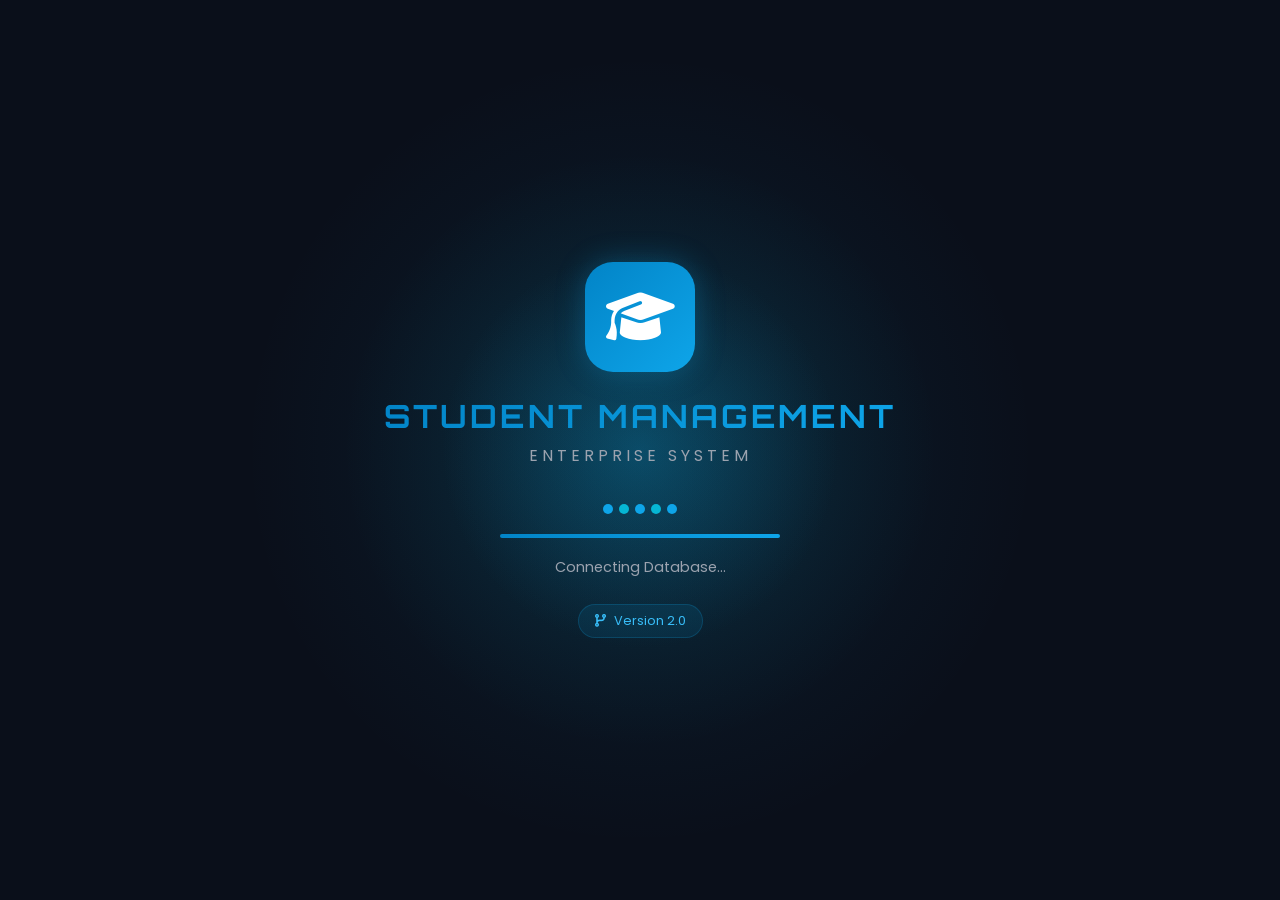
<file: index.html>
<!DOCTYPE html>
<html lang="en">
<head>
    <meta charset="UTF-8">
    <meta name="viewport" content="width=device-width, initial-scale=1.0">
    <title>Student Management System</title>
    <link href="https://cdn.jsdelivr.net/npm/bootstrap@5.3.0/dist/css/bootstrap.min.css" rel="stylesheet">
    <link rel="stylesheet" href="https://cdnjs.cloudflare.com/ajax/libs/font-awesome/6.4.0/css/all.min.css">
    <link href="https://fonts.googleapis.com/css2?family=Poppins:wght@300;400;500;600;700;800&display=swap" rel="stylesheet">
    <link href="https://fonts.googleapis.com/css2?family=Orbitron:wght@400;500;600;700;800&display=swap" rel="stylesheet">
    <link rel="stylesheet" href="css/style.css">
</head>
<body>
    <!-- SPLASH -->
    <div class="splash-screen" id="splashScreen">
        <div class="splash-bg">
            <div class="splash-circle"></div>
            <div class="splash-circle"></div>
            <div class="splash-circle"></div>
        </div>
        <div class="splash-content">
            <div class="splash-logo-icon">
                <i class="fas fa-graduation-cap"></i>
            </div>
            <h1 class="splash-title">Student Management</h1>
            <p class="splash-subtitle">Enterprise System</p>
            <div class="splash-loader">
                <div class="splash-loader-dot"></div>
                <div class="splash-loader-dot"></div>
                <div class="splash-loader-dot"></div>
                <div class="splash-loader-dot"></div>
                <div class="splash-loader-dot"></div>
            </div>
            <div class="splash-progress">
                <div class="splash-progress-bar"></div>
            </div>
            <p class="splash-text" id="splashText">Initializing...</p>
            <div class="splash-version">
                <i class="fas fa-code-branch"></i>
                <span>Version 2.0</span>
            </div>
        </div>
    </div>

    <!-- PARTICLES -->
    <div class="particles">
        <div class="particle"></div>
        <div class="particle"></div>
        <div class="particle"></div>
        <div class="particle"></div>
        <div class="particle"></div>
        <div class="particle"></div>
        <div class="particle"></div>
        <div class="particle"></div>
        <div class="particle"></div>
        <div class="particle"></div>
    </div>

    <!-- NAVBAR -->
    <nav class="navbar navbar-expand-lg navbar-dark">
        <div class="container-fluid">
            <a class="navbar-brand" href="index.html">
                <i class="fas fa-graduation-cap"></i>
                <span>Student Management System</span>
            </a>
            <button class="navbar-toggler" type="button" data-bs-toggle="collapse" data-bs-target="#navbarNav">
                <span class="navbar-toggler-icon"></span>
            </button>
            <div class="collapse navbar-collapse" id="navbarNav">
                <ul class="navbar-nav ms-auto">
                    <li class="nav-item"><a class="nav-link active" href="index.html"><i class="fas fa-home me-1"></i>Dashboard</a></li>
                    <li class="nav-item"><a class="nav-link" href="students.html"><i class="fas fa-user-graduate me-1"></i>Students</a></li>
                    <li class="nav-item"><a class="nav-link" href="courses.html"><i class="fas fa-book me-1"></i>Courses</a></li>
                    <li class="nav-item"><a class="nav-link" href="enrollments.html"><i class="fas fa-clipboard-list me-1"></i>Enrollments</a></li>
                </ul>
            </div>
        </div>
    </nav>

    <!-- MAIN -->
    <div class="container-fluid py-4 px-4" id="mainContent" style="display: none;">
        
        <!-- Banner -->
        <div class="row mb-4">
            <div class="col-12">
                <div class="welcome-banner card animate-card">
                    <div class="card-body p-4">
                        <div class="row align-items-center">
                            <div class="col-md-8">
                                <h2><i class="fas fa-tachometer-alt me-2"></i>Dashboard Overview</h2>
                                <p class="mb-0"><i class="fas fa-chart-line me-1"></i>Real-time monitoring of your system</p>
                            </div>
                            <div class="col-md-4 text-md-end mt-3 mt-md-0">
                                <span class="badge px-3 py-2"><i class="fas fa-calendar-alt me-1"></i><span id="currentDate"></span></span>
                            </div>
                        </div>
                    </div>
                </div>
            </div>
        </div>

        <!-- Stats -->
        <div class="row g-4 mb-4">
            <div class="col-xl-3 col-md-6">
                <div class="stat-card card h-100 animate-card" style="animation-delay:0.1s">
                    <div class="card-body">
                        <div class="d-flex justify-content-between align-items-center">
                            <div>
                                <p>Total Students</p>
                                <h3 id="totalStudents">0</h3>
                                <small id="activeStudentsText"><i class="fas fa-check-circle me-1 text-success"></i>0 Active</small>
                            </div>
                            <div class="stat-icon bg-primary"><i class="fas fa-user-graduate"></i></div>
                        </div>
                    </div>
                    <div class="card-footer"><a href="students.html">View All <i class="fas fa-arrow-right ms-1"></i></a></div>
                </div>
            </div>
            <div class="col-xl-3 col-md-6">
                <div class="stat-card card h-100 animate-card" style="animation-delay:0.2s">
                    <div class="card-body">
                        <div class="d-flex justify-content-between align-items-center">
                            <div>
                                <p>Total Courses</p>
                                <h3 id="totalCourses">0</h3>
                                <small id="totalCreditsText"><i class="fas fa-book me-1 text-info"></i>0 Credits</small>
                            </div>
                            <div class="stat-icon bg-success"><i class="fas fa-book-open"></i></div>
                        </div>
                    </div>
                    <div class="card-footer"><a href="courses.html">View All <i class="fas fa-arrow-right ms-1"></i></a></div>
                </div>
            </div>
            <div class="col-xl-3 col-md-6">
                <div class="stat-card card h-100 animate-card" style="animation-delay:0.3s">
                    <div class="card-body">
                        <div class="d-flex justify-content-between align-items-center">
                            <div>
                                <p>Enrollments</p>
                                <h3 id="totalEnrollments">0</h3>
                                <small id="enrolledText"><i class="fas fa-users me-1 text-warning"></i>This Semester</small>
                            </div>
                            <div class="stat-icon bg-warning"><i class="fas fa-clipboard-list"></i></div>
                        </div>
                    </div>
                    <div class="card-footer"><a href="enrollments.html">View All <i class="fas fa-arrow-right ms-1"></i></a></div>
                </div>
            </div>
            <div class="col-xl-3 col-md-6">
                <div class="stat-card card h-100 animate-card" style="animation-delay:0.4s">
                    <div class="card-body">
                        <div class="d-flex justify-content-between align-items-center">
                            <div>
                                <p>Graded</p>
                                <h3 id="gradedEnrollments">0</h3>
                                <small id="pendingGradeText"><i class="fas fa-clock me-1 text-danger"></i>0 Pending</small>
                            </div>
                            <div class="stat-icon bg-danger"><i class="fas fa-star"></i></div>
                        </div>
                    </div>
                    <div class="card-footer"><a href="enrollments.html">View Grades <i class="fas fa-arrow-right ms-1"></i></a></div>
                </div>
            </div>
        </div>

        <!-- Tables -->
        <div class="row g-4 mb-4">
            <div class="col-lg-6">
                <div class="card h-100 animate-card" style="animation-delay:0.5s">
                    <div class="card-header d-flex justify-content-between align-items-center">
                        <h5><i class="fas fa-users me-2 text-primary"></i>Recent Students</h5>
                        <span class="badge bg-primary" id="studentCount">0</span>
                    </div>
                    <div class="card-body p-0">
                        <div class="table-responsive">
                            <table class="table mb-0">
                                <thead><tr><th>Roll No</th><th>Name</th><th>Email</th><th>Status</th></tr></thead>
                                <tbody id="recentStudentsTable">
                                    <tr><td colspan="4" class="text-center py-4"><i class="fas fa-spinner fa-spin me-2"></i>Loading...</td></tr>
                                </tbody>
                            </table>
                        </div>
                    </div>
                    <div class="card-footer text-center">
                        <a href="students.html" class="btn btn-outline-primary btn-sm w-100"><i class="fas fa-users me-1"></i>View All Students</a>
                    </div>
                </div>
            </div>
            <div class="col-lg-6">
                <div class="card h-100 animate-card" style="animation-delay:0.6s">
                    <div class="card-header d-flex justify-content-between align-items-center">
                        <h5><i class="fas fa-book me-2 text-success"></i>Active Courses</h5>
                        <span class="badge bg-success" id="courseCount">0</span>
                    </div>
                    <div class="card-body p-0">
                        <div class="table-responsive">
                            <table class="table mb-0">
                                <thead><tr><th>Code</th><th>Course</th><th>Instructor</th><th>Enrolled</th></tr></thead>
                                <tbody id="popularCoursesTable">
                                    <tr><td colspan="4" class="text-center py-4"><i class="fas fa-spinner fa-spin me-2"></i>Loading...</td></tr>
                                </tbody>
                            </table>
                        </div>
                    </div>
                    <div class="card-footer text-center">
                        <a href="courses.html" class="btn btn-outline-success btn-sm w-100"><i class="fas fa-book me-1"></i>View All Courses</a>
                    </div>
                </div>
            </div>
        </div>

        <!-- Enrollments -->
        <div class="row g-4 mb-4">
            <div class="col-12">
                <div class="card animate-card" style="animation-delay:0.7s">
                    <div class="card-header d-flex justify-content-between align-items-center">
                        <h5><i class="fas fa-clipboard-list me-2 text-warning"></i>Recent Enrollments</h5>
                        <span class="badge bg-warning" id="enrollmentCount">0</span>
                    </div>
                    <div class="card-body p-0">
                        <div class="table-responsive">
                            <table class="table mb-0">
                                <thead><tr><th>ID</th><th>Student</th><th>Course</th><th>Date</th><th>Grade</th><th>Status</th></tr></thead>
                                <tbody id="recentEnrollmentsTable">
                                    <tr><td colspan="6" class="text-center py-4"><i class="fas fa-spinner fa-spin me-2"></i>Loading...</td></tr>
                                </tbody>
                            </table>
                        </div>
                    </div>
                    <div class="card-footer text-center">
                        <a href="enrollments.html" class="btn btn-outline-warning btn-sm w-100"><i class="fas fa-clipboard-list me-1"></i>View All Enrollments</a>
                    </div>
                </div>
            </div>
        </div>

        <!-- Quick Actions -->
        <div class="row g-4 mb-4">
            <div class="col-12">
                <div class="card animate-card" style="animation-delay:0.8s">
                    <div class="card-header"><h5><i class="fas fa-bolt me-2 text-warning"></i>Quick Actions</h5></div>
                    <div class="card-body">
                        <div class="row g-3">
                            <div class="col-lg-3 col-md-6"><a href="students.html" class="btn btn-primary w-100 py-3"><i class="fas fa-user-plus fa-lg d-block mb-2"></i>Add Student</a></div>
                            <div class="col-lg-3 col-md-6"><a href="courses.html" class="btn btn-success w-100 py-3"><i class="fas fa-book-medical fa-lg d-block mb-2"></i>Add Course</a></div>
                            <div class="col-lg-3 col-md-6"><a href="enrollments.html" class="btn btn-warning w-100 py-3"><i class="fas fa-user-check fa-lg d-block mb-2"></i>New Enrollment</a></div>
                            <div class="col-lg-3 col-md-6"><button class="btn btn-info w-100 py-3" onclick="generateReport()"><i class="fas fa-file-alt fa-lg d-block mb-2"></i>Generate Report</button></div>
                        </div>
                    </div>
                </div>
            </div>
        </div>

        <!-- System -->
        <div class="row g-4 mb-4">
            <div class="col-md-4">
                <div class="card text-center animate-card" style="animation-delay:0.9s">
                    <div class="card-body py-4">
                        <i class="fas fa-database fa-3x text-primary mb-3"></i>
                        <h6>Database</h6>
                        <span class="badge bg-success"><i class="fas fa-check-circle me-1"></i>Connected</span>
                    </div>
                </div>
            </div>
            <div class="col-md-4">
                <div class="card text-center animate-card" style="animation-delay:1s">
                    <div class="card-body py-4">
                        <i class="fas fa-server fa-3x text-success mb-3"></i>
                        <h6>Server</h6>
                        <span class="badge bg-success"><i class="fas fa-signal me-1"></i>Online</span>
                    </div>
                </div>
            </div>
            <div class="col-md-4">
                <div class="card text-center animate-card" style="animation-delay:1.1s">
                    <div class="card-body py-4">
                        <i class="fas fa-shield-alt fa-3x text-warning mb-3"></i>
                        <h6>Security</h6>
                        <span class="badge bg-success"><i class="fas fa-lock me-1"></i>Secured</span>
                    </div>
                </div>
            </div>
        </div>

        <!-- Footer -->
        <div class="row">
            <div class="col-12">
                <div class="card">
                    <div class="card-body text-center py-4">
                        <div class="mb-3">
                            <span class="badge bg-primary mx-1"><i class="fab fa-java me-1"></i>Java</span>
                            <span class="badge bg-info mx-1"><i class="fas fa-database me-1"></i>SQLite</span>
                            <span class="badge bg-warning mx-1"><i class="fab fa-html5 me-1"></i>HTML5</span>
                            <span class="badge bg-danger mx-1"><i class="fab fa-css3-alt me-1"></i>CSS3</span>
                            <span class="badge bg-success mx-1"><i class="fab fa-js me-1"></i>JavaScript</span>
                        </div>
                        <p class="mb-0"><i class="fas fa-code me-1"></i>Student Management System v2.0 | Made with ❤️ | © 2024</p>
                    </div>
                </div>
            </div>
        </div>
    </div>

    <script src="https://cdn.jsdelivr.net/npm/bootstrap@5.3.0/dist/js/bootstrap.bundle.min.js"></script>
    <script src="js/app.js"></script>
    <script src="js/students.js"></script>
    <script src="js/courses.js"></script>
    <script src="js/enrollments.js"></script>
    
    <script>
        // Splash
        document.addEventListener('DOMContentLoaded', function() {
            const txt = document.getElementById('splashText');
            const msgs = ['Initializing...', 'Connecting Database...', 'Loading Data...', 'Preparing...', 'Ready!'];
            let i = 0;
            const int = setInterval(() => { if (i < msgs.length) txt.textContent = msgs[i++]; }, 450);
            setTimeout(() => {
                clearInterval(int);
                document.getElementById('splashScreen').classList.add('fade-out');
                setTimeout(() => {
                    document.getElementById('splashScreen').style.display = 'none';
                    document.getElementById('mainContent').style.display = 'block';
                    document.getElementById('mainContent').classList.add('fade-in');
                    updateDashboard();
                }, 500);
            }, 2700);
        });

        document.getElementById('currentDate').textContent = new Date().toLocaleDateString('en-IN', { weekday:'short', year:'numeric', month:'short', day:'numeric' });
        window.addEventListener('scroll', () => document.querySelector('.navbar').classList.toggle('scrolled', window.scrollY > 50));

        function updateDashboard() {
            const students = JSON.parse(localStorage.getItem('students')) || [];
            const courses = JSON.parse(localStorage.getItem('courses')) || [];
            const enrollments = JSON.parse(localStorage.getItem('enrollments')) || [];
            const active = students.filter(s => s.status === 'ACTIVE').length;
            const graded = enrollments.filter(e => e.grade && e.grade !== 'N/A').length;
            const credits = courses.reduce((s, c) => s + (c.credits || 0), 0);

            animateNum('totalStudents', students.length);
            animateNum('totalCourses', courses.length);
            animateNum('totalEnrollments', enrollments.length);
            animateNum('gradedEnrollments', graded);

            document.getElementById('activeStudentsText').innerHTML = `<i class="fas fa-check-circle me-1 text-success"></i>${active} Active`;
            document.getElementById('totalCreditsText').innerHTML = `<i class="fas fa-book me-1 text-info"></i>${credits} Credits`;
            document.getElementById('pendingGradeText').innerHTML = `<i class="fas fa-clock me-1 text-danger"></i>${enrollments.length - graded} Pending`;
            document.getElementById('studentCount').textContent = students.length;
            document.getElementById('courseCount').textContent = courses.length;
            document.getElementById('enrollmentCount').textContent = enrollments.length;

            // Students
            const rs = [...students].reverse().slice(0, 5);
            document.getElementById('recentStudentsTable').innerHTML = rs.length ? rs.map(s => `
                <tr>
                    <td><strong>${s.rollNumber}</strong></td>
                    <td>${s.firstName} ${s.lastName}</td>
                    <td><small>${s.email}</small></td>
                    <td><span class="badge bg-${s.status==='ACTIVE'?'success':'secondary'}">${s.status}</span></td>
                </tr>
            `).join('') : `<tr><td colspan="4">No students. <a href="students.html">Add one!</a></td></tr>`;

            // Courses
            const sc = [...courses].sort((a,b) => (b.enrolledStudents||0) - (a.enrolledStudents||0)).slice(0, 5);
            document.getElementById('popularCoursesTable').innerHTML = sc.length ? sc.map(c => {
                const p = c.maxStudents ? Math.round((c.enrolledStudents/c.maxStudents)*100) : 0;
                const cl = p > 80 ? 'danger' : p > 50 ? 'warning' : 'success';
                return `
                    <tr>
                        <td><strong>${c.courseCode}</strong></td>
                        <td>${c.courseName}</td>
                        <td><small>${c.instructor}</small></td>
                        <td>
                            <div class="d-flex align-items-center">
                                <div class="progress flex-grow-1 me-2" style="height:5px;width:50px;">
                                    <div class="progress-bar bg-${cl}" style="width:${p}%"></div>
                                </div>
                                <small>${c.enrolledStudents||0}/${c.maxStudents}</small>
                            </div>
                        </td>
                    </tr>
                `;
            }).join('') : `<tr><td colspan="4">No courses. <a href="courses.html">Add one!</a></td></tr>`;

            // Enrollments
            const re = [...enrollments].reverse().slice(0, 5);
            document.getElementById('recentEnrollmentsTable').innerHTML = re.length ? re.map(e => {
                const st = students.find(s => s.studentId === e.studentId) || {};
                const cr = courses.find(c => c.courseId === e.courseId) || {};
                const gc = e.grade==='N/A'?'secondary':e.grade?.startsWith('A')?'success':e.grade?.startsWith('B')?'info':e.grade?.startsWith('C')?'warning':'danger';
                const stc = e.status==='ENROLLED'?'success':e.status==='COMPLETED'?'primary':'danger';
                return `
                    <tr>
                        <td><strong>#${e.enrollmentId}</strong></td>
                        <td><strong>${st.rollNumber||'N/A'}</strong><small>${st.firstName||''} ${st.lastName||''}</small></td>
                        <td><strong>${cr.courseCode||'N/A'}</strong><small>${cr.courseName||''}</small></td>
                        <td><small>${fmtDate(e.enrollmentDate)}</small></td>
                        <td><span class="badge bg-${gc}">${e.grade||'N/A'}</span></td>
                        <td><span class="badge bg-${stc}">${e.status}</span></td>
                    </tr>
                `;
            }).join('') : `<tr><td colspan="6">No enrollments. <a href="enrollments.html">Create one!</a></td></tr>`;
        }

        function animateNum(id, t) {
            const el = document.getElementById(id);
            let c = 0, s = t / 25;
            const i = setInterval(() => { c += s; if (c >= t) { el.textContent = t; clearInterval(i); } else el.textContent = Math.floor(c); }, 25);
        }

        function fmtDate(d) { return d ? new Date(d).toLocaleDateString('en-IN', {day:'2-digit',month:'short',year:'numeric'}) : 'N/A'; }

        function generateReport() {
            const students = JSON.parse(localStorage.getItem('students')) || [];
            const courses = JSON.parse(localStorage.getItem('courses')) || [];
            const enrollments = JSON.parse(localStorage.getItem('enrollments')) || [];
            const report = `STUDENT MANAGEMENT SYSTEM REPORT\n${'='.repeat(50)}\nGenerated: ${new Date().toLocaleString()}\n\nSUMMARY\n${'-'.repeat(30)}\nStudents: ${students.length} | Active: ${students.filter(s=>s.status==='ACTIVE').length}\nCourses: ${courses.length} | Enrollments: ${enrollments.length}\nGraded: ${enrollments.filter(e=>e.grade!=='N/A').length}\n\nSTUDENTS\n${'-'.repeat(30)}\n${students.map(s=>`${s.rollNumber} | ${s.firstName} ${s.lastName} | ${s.status}`).join('\n')}\n\nCOURSES\n${'-'.repeat(30)}\n${courses.map(c=>`${c.courseCode} | ${c.courseName} | ${c.enrolledStudents}/${c.maxStudents}`).join('\n')}`;
            const blob = new Blob([report], {type:'text/plain'});
            const a = document.createElement('a');
            a.href = URL.createObjectURL(blob);
            a.download = `Report_${new Date().toISOString().split('T')[0]}.txt`;
            a.click();
            showToast('Report downloaded!', 'success');
        }

        document.addEventListener('visibilitychange', () => { if (!document.hidden) updateDashboard(); });
    </script>
</body>
</html>
</file>
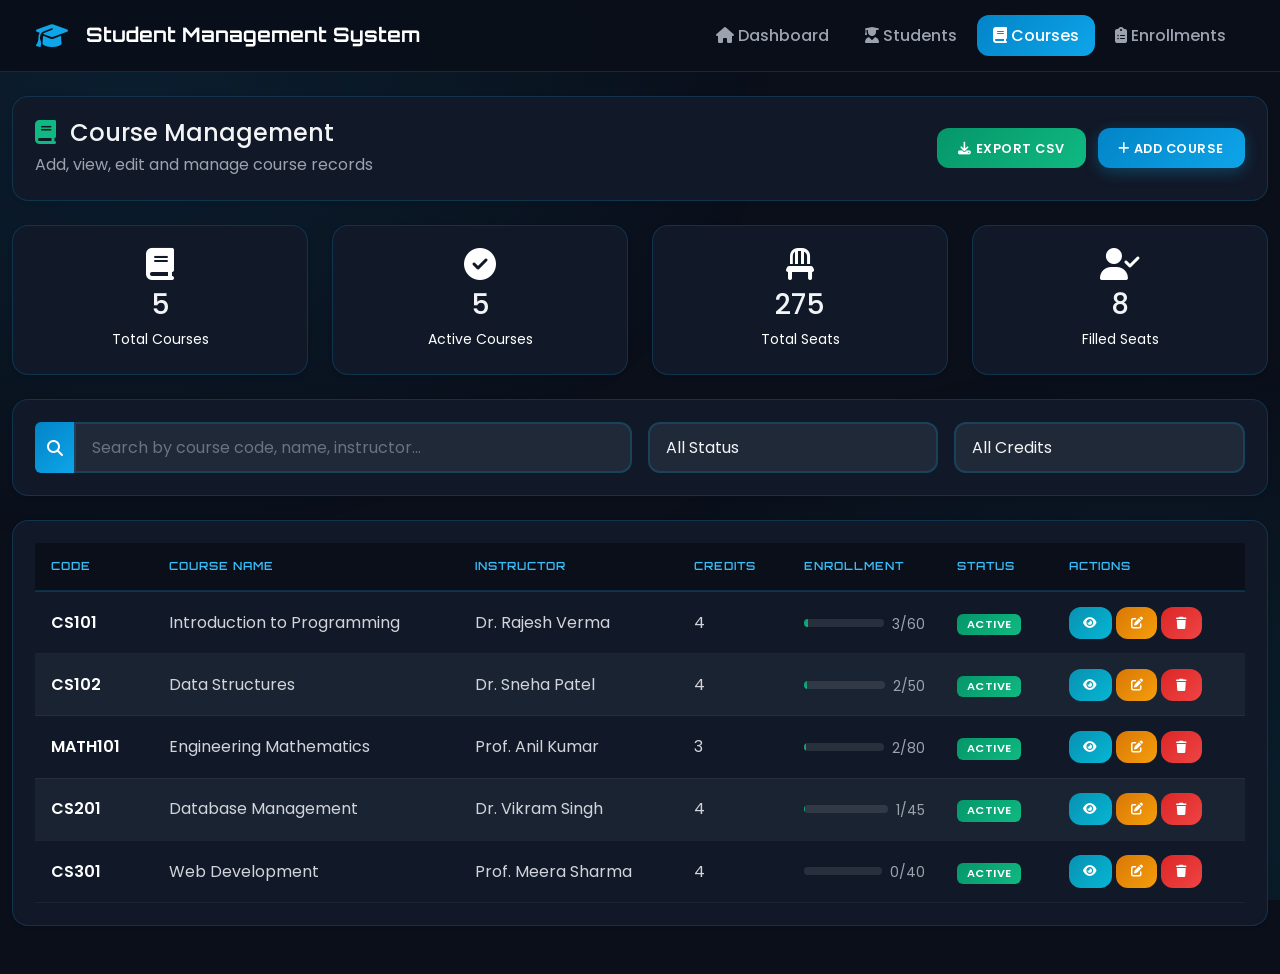
<file: courses.html>
<!DOCTYPE html>
<html lang="en">
<head>
    <meta charset="UTF-8">
    <meta name="viewport" content="width=device-width, initial-scale=1.0">
    <title>Student Management - Courses</title>
    
    <!-- Bootstrap 5 -->
    <link href="https://cdn.jsdelivr.net/npm/bootstrap@5.3.0/dist/css/bootstrap.min.css" rel="stylesheet">
    
    <!-- Font Awesome -->
    <link rel="stylesheet" href="https://cdnjs.cloudflare.com/ajax/libs/font-awesome/6.4.0/css/all.min.css">
    
    <!-- Google Fonts -->
    <link href="https://fonts.googleapis.com/css2?family=Poppins:wght@300;400;500;600;700&display=swap" rel="stylesheet">
    
    <!-- Custom CSS -->
    <link rel="stylesheet" href="css/style.css">
</head>
<body>
    <!-- Navbar -->
    <nav class="navbar navbar-expand-lg navbar-dark bg-primary">
        <div class="container-fluid">
            <a class="navbar-brand" href="index.html">
                <i class="fas fa-graduation-cap me-2"></i>
                Student Management System
            </a>
            <button class="navbar-toggler" type="button" data-bs-toggle="collapse" data-bs-target="#navbarNav">
                <span class="navbar-toggler-icon"></span>
            </button>
            <div class="collapse navbar-collapse" id="navbarNav">
                <ul class="navbar-nav ms-auto">
                    <li class="nav-item">
                        <a class="nav-link" href="index.html">
                            <i class="fas fa-home me-1"></i>Dashboard
                        </a>
                    </li>
                    <li class="nav-item">
                        <a class="nav-link" href="students.html">
                            <i class="fas fa-user-graduate me-1"></i>Students
                        </a>
                    </li>
                    <li class="nav-item">
                        <a class="nav-link active" href="courses.html">
                            <i class="fas fa-book me-1"></i>Courses
                        </a>
                    </li>
                    <li class="nav-item">
                        <a class="nav-link" href="enrollments.html">
                            <i class="fas fa-clipboard-list me-1"></i>Enrollments
                        </a>
                    </li>
                </ul>
            </div>
        </div>
    </nav>

    <!-- Main Content -->
    <div class="container-fluid mt-4">
        <!-- Page Header -->
        <div class="row mb-4">
            <div class="col-12">
                <div class="card border-0 shadow-sm">
                    <div class="card-body d-flex justify-content-between align-items-center">
                        <div>
                            <h4 class="mb-1">
                                <i class="fas fa-book text-success me-2"></i>
                                Course Management
                            </h4>
                            <p class="text-muted mb-0">Add, view, edit and manage course records</p>
                        </div>
                        <div>
                            <button class="btn btn-success me-2" onclick="exportCoursesToCSV()">
                                <i class="fas fa-download me-1"></i>Export CSV
                            </button>
                            <button class="btn btn-primary" data-bs-toggle="modal" data-bs-target="#addCourseModal">
                                <i class="fas fa-plus me-1"></i>Add Course
                            </button>
                        </div>
                    </div>
                </div>
            </div>
        </div>

        <!-- Statistics Cards -->
        <div class="row g-4 mb-4">
            <div class="col-md-3">
                <div class="card border-0 shadow-sm bg-primary text-white">
                    <div class="card-body text-center">
                        <i class="fas fa-book fa-2x mb-2"></i>
                        <h3 class="mb-1" id="statTotalCourses">0</h3>
                        <small>Total Courses</small>
                    </div>
                </div>
            </div>
            <div class="col-md-3">
                <div class="card border-0 shadow-sm bg-success text-white">
                    <div class="card-body text-center">
                        <i class="fas fa-check-circle fa-2x mb-2"></i>
                        <h3 class="mb-1" id="statActiveCourses">0</h3>
                        <small>Active Courses</small>
                    </div>
                </div>
            </div>
            <div class="col-md-3">
                <div class="card border-0 shadow-sm bg-info text-white">
                    <div class="card-body text-center">
                        <i class="fas fa-chair fa-2x mb-2"></i>
                        <h3 class="mb-1" id="statTotalSeats">0</h3>
                        <small>Total Seats</small>
                    </div>
                </div>
            </div>
            <div class="col-md-3">
                <div class="card border-0 shadow-sm bg-warning text-white">
                    <div class="card-body text-center">
                        <i class="fas fa-user-check fa-2x mb-2"></i>
                        <h3 class="mb-1" id="statFilledSeats">0</h3>
                        <small>Filled Seats</small>
                    </div>
                </div>
            </div>
        </div>

        <!-- Search & Filter -->
        <div class="row mb-4">
            <div class="col-12">
                <div class="card border-0 shadow-sm">
                    <div class="card-body">
                        <div class="row g-3">
                            <div class="col-md-6">
                                <div class="input-group">
                                    <span class="input-group-text"><i class="fas fa-search"></i></span>
                                    <input type="text" class="form-control" id="searchCourseInput" 
                                           placeholder="Search by course code, name, instructor..." 
                                           onkeyup="filterCourses()">
                                </div>
                            </div>
                            <div class="col-md-3">
                                <select class="form-select" id="courseStatusFilter" onchange="filterCourses()">
                                    <option value="">All Status</option>
                                    <option value="ACTIVE">Active</option>
                                    <option value="INACTIVE">Inactive</option>
                                </select>
                            </div>
                            <div class="col-md-3">
                                <select class="form-select" id="creditsFilter" onchange="filterCourses()">
                                    <option value="">All Credits</option>
                                    <option value="1">1 Credit</option>
                                    <option value="2">2 Credits</option>
                                    <option value="3">3 Credits</option>
                                    <option value="4">4 Credits</option>
                                    <option value="5">5 Credits</option>
                                    <option value="6">6 Credits</option>
                                </select>
                            </div>
                        </div>
                    </div>
                </div>
            </div>
        </div>

        <!-- Courses Table -->
        <div class="row mb-5">
            <div class="col-12">
                <div class="card border-0 shadow-sm">
                    <div class="card-body">
                        <div class="table-responsive">
                            <table class="table table-hover" id="coursesTable">
                                <thead>
                                    <tr>
                                        <th>Code</th>
                                        <th>Course Name</th>
                                        <th>Instructor</th>
                                        <th>Credits</th>
                                        <th>Enrollment</th>
                                        <th>Status</th>
                                        <th>Actions</th>
                                    </tr>
                                </thead>
                                <tbody id="coursesTableBody">
                                    <!-- Populated by JS -->
                                </tbody>
                            </table>
                        </div>
                        
                        <!-- No Results -->
                        <div id="noCoursesResults" class="text-center py-5" style="display: none;">
                            <i class="fas fa-book fa-3x text-muted mb-3"></i>
                            <h5 class="text-muted">No courses found</h5>
                            <p class="text-muted">Try adjusting your search or filter criteria</p>
                        </div>
                    </div>
                </div>
            </div>
        </div>
    </div>

    <!-- Add Course Modal -->
    <div class="modal fade" id="addCourseModal" tabindex="-1">
        <div class="modal-dialog modal-lg">
            <div class="modal-content">
                <div class="modal-header">
                    <h5 class="modal-title">
                        <i class="fas fa-book-medical me-2"></i>Add New Course
                    </h5>
                    <button type="button" class="btn-close" data-bs-dismiss="modal"></button>
                </div>
                <div class="modal-body">
                    <form id="addCourseForm">
                        <div class="row g-3">
                            <div class="col-md-6">
                                <label class="form-label">Course Code <span class="text-danger">*</span></label>
                                <input type="text" class="form-control" id="addCourseCode" 
                                       placeholder="e.g., CS301" required>
                            </div>
                            <div class="col-md-6">
                                <label class="form-label">Course Name <span class="text-danger">*</span></label>
                                <input type="text" class="form-control" id="addCourseName" 
                                       placeholder="e.g., Web Development" required>
                            </div>
                            <div class="col-md-6">
                                <label class="form-label">Instructor <span class="text-danger">*</span></label>
                                <input type="text" class="form-control" id="addInstructor" 
                                       placeholder="e.g., Dr. John Smith" required>
                            </div>
                            <div class="col-md-3">
                                <label class="form-label">Credits <span class="text-danger">*</span></label>
                                <select class="form-select" id="addCredits" required>
                                    <option value="1">1</option>
                                    <option value="2">2</option>
                                    <option value="3" selected>3</option>
                                    <option value="4">4</option>
                                    <option value="5">5</option>
                                    <option value="6">6</option>
                                </select>
                            </div>
                            <div class="col-md-3">
                                <label class="form-label">Max Students <span class="text-danger">*</span></label>
                                <input type="number" class="form-control" id="addMaxStudents" 
                                       value="50" min="1" max="200" required>
                            </div>
                            <div class="col-md-6">
                                <label class="form-label">Status <span class="text-danger">*</span></label>
                                <select class="form-select" id="addCourseStatus" required>
                                    <option value="ACTIVE">Active</option>
                                    <option value="INACTIVE">Inactive</option>
                                </select>
                            </div>
                            <div class="col-12">
                                <label class="form-label">Description</label>
                                <textarea class="form-control" id="addCourseDescription" rows="3" 
                                          placeholder="Enter course description"></textarea>
                            </div>
                        </div>
                    </form>
                </div>
                <div class="modal-footer">
                    <button type="button" class="btn btn-secondary" data-bs-dismiss="modal">Cancel</button>
                    <button type="button" class="btn btn-primary" onclick="submitAddCourse()">
                        <i class="fas fa-save me-1"></i>Save Course
                    </button>
                </div>
            </div>
        </div>
    </div>

    <!-- View Course Modal -->
    <div class="modal fade" id="viewCourseModal" tabindex="-1">
        <div class="modal-dialog modal-lg">
            <div class="modal-content">
                <div class="modal-header">
                    <h5 class="modal-title">
                        <i class="fas fa-book me-2"></i>Course Details
                    </h5>
                    <button type="button" class="btn-close" data-bs-dismiss="modal"></button>
                </div>
                <div class="modal-body" id="viewCourseContent">
                    <!-- Populated by JS -->
                </div>
                <div class="modal-footer">
                    <button type="button" class="btn btn-secondary" data-bs-dismiss="modal">Close</button>
                </div>
            </div>
        </div>
    </div>

    <!-- Edit Course Modal -->
    <div class="modal fade" id="editCourseModal" tabindex="-1">
        <div class="modal-dialog modal-lg">
            <div class="modal-content">
                <div class="modal-header">
                    <h5 class="modal-title">
                        <i class="fas fa-edit me-2"></i>Edit Course
                    </h5>
                    <button type="button" class="btn-close" data-bs-dismiss="modal"></button>
                </div>
                <div class="modal-body">
                    <form id="editCourseForm">
                        <input type="hidden" id="editCourseId">
                        <div class="row g-3">
                            <div class="col-md-6">
                                <label class="form-label">Course Code</label>
                                <input type="text" class="form-control" id="editCourseCode" disabled>
                            </div>
                            <div class="col-md-6">
                                <label class="form-label">Course Name <span class="text-danger">*</span></label>
                                <input type="text" class="form-control" id="editCourseName" required>
                            </div>
                            <div class="col-md-6">
                                <label class="form-label">Instructor <span class="text-danger">*</span></label>
                                <input type="text" class="form-control" id="editInstructor" required>
                            </div>
                            <div class="col-md-3">
                                <label class="form-label">Credits <span class="text-danger">*</span></label>
                                <select class="form-select" id="editCredits" required>
                                    <option value="1">1</option>
                                    <option value="2">2</option>
                                    <option value="3">3</option>
                                    <option value="4">4</option>
                                    <option value="5">5</option>
                                    <option value="6">6</option>
                                </select>
                            </div>
                            <div class="col-md-3">
                                <label class="form-label">Max Students <span class="text-danger">*</span></label>
                                <input type="number" class="form-control" id="editMaxStudents" 
                                       min="1" max="200" required>
                            </div>
                            <div class="col-md-6">
                                <label class="form-label">Status <span class="text-danger">*</span></label>
                                <select class="form-select" id="editCourseStatus" required>
                                    <option value="ACTIVE">Active</option>
                                    <option value="INACTIVE">Inactive</option>
                                </select>
                            </div>
                            <div class="col-12">
                                <label class="form-label">Description</label>
                                <textarea class="form-control" id="editCourseDescription" rows="3"></textarea>
                            </div>
                        </div>
                    </form>
                </div>
                <div class="modal-footer">
                    <button type="button" class="btn btn-secondary" data-bs-dismiss="modal">Cancel</button>
                    <button type="button" class="btn btn-primary" onclick="submitEditCourse()">
                        <i class="fas fa-save me-1"></i>Update Course
                    </button>
                </div>
            </div>
        </div>
    </div>

    <!-- Delete Confirmation Modal -->
    <div class="modal fade" id="deleteCourseModal" tabindex="-1">
        <div class="modal-dialog">
            <div class="modal-content">
                <div class="modal-header bg-danger text-white">
                    <h5 class="modal-title">
                        <i class="fas fa-exclamation-triangle me-2"></i>Confirm Delete
                    </h5>
                    <button type="button" class="btn-close btn-close-white" data-bs-dismiss="modal"></button>
                </div>
                <div class="modal-body">
                    <input type="hidden" id="deleteCourseId">
                    <p class="mb-0">Are you sure you want to delete this course?</p>
                    <p class="text-danger"><strong>This action cannot be undone!</strong></p>
                    <p class="text-warning mb-0">Note: Courses with enrolled students cannot be deleted.</p>
                </div>
                <div class="modal-footer">
                    <button type="button" class="btn btn-secondary" data-bs-dismiss="modal">Cancel</button>
                    <button type="button" class="btn btn-danger" onclick="submitDeleteCourse()">
                        <i class="fas fa-trash me-1"></i>Delete Course
                    </button>
                </div>
            </div>
        </div>
    </div>

    <!-- Bootstrap JS -->
    <script src="https://cdn.jsdelivr.net/npm/bootstrap@5.3.0/dist/js/bootstrap.bundle.min.js"></script>
    
    <!-- Custom JS -->
    <script src="js/app.js"></script>
    <script src="js/students.js"></script>
    <script src="js/courses.js"></script>
    <script src="js/enrollments.js"></script>
    
    <script>
        // Initialize page
        document.addEventListener('DOMContentLoaded', function() {
            loadCourses();
            updateCourseStats();
        });

        // Load all courses
        function loadCourses() {
            const courses = getAllCourses();
            displayCourses(courses);
        }

        // Display courses in table
        function displayCourses(courses) {
            const tbody = document.getElementById('coursesTableBody');
            const noResults = document.getElementById('noCoursesResults');
            
            if (courses.length === 0) {
                tbody.innerHTML = '';
                noResults.style.display = 'block';
                return;
            }
            
            noResults.style.display = 'none';
            tbody.innerHTML = courses.map(c => displayCourseInTable(c)).join('');
        }

        // Update statistics
        function updateCourseStats() {
            const stats = getCourseStats();
            document.getElementById('statTotalCourses').textContent = stats.total;
            document.getElementById('statActiveCourses').textContent = stats.active;
            document.getElementById('statTotalSeats').textContent = stats.totalSeats;
            document.getElementById('statFilledSeats').textContent = stats.filledSeats;
        }

        // Filter courses
        function filterCourses() {
            const searchTerm = document.getElementById('searchCourseInput').value.toLowerCase();
            const statusFilter = document.getElementById('courseStatusFilter').value;
            const creditsFilter = document.getElementById('creditsFilter').value;
            
            let courses = getAllCourses();
            
            // Apply search
            if (searchTerm) {
                courses = courses.filter(c => 
                    c.courseCode.toLowerCase().includes(searchTerm) ||
                    c.courseName.toLowerCase().includes(searchTerm) ||
                    c.instructor.toLowerCase().includes(searchTerm)
                );
            }
            
            // Apply status filter
            if (statusFilter) {
                courses = courses.filter(c => c.status === statusFilter);
            }
            
            // Apply credits filter
            if (creditsFilter) {
                courses = courses.filter(c => c.credits === parseInt(creditsFilter));
            }
            
            displayCourses(courses);
        }

        // View course
        function viewCourse(courseId) {
            const course = getCourseById(courseId);
            if (!course) return;
            
            const enrolledStudents = getCourseStudentsWithDetails(courseId);
            const enrollmentPercent = Math.round((course.enrolledStudents / course.maxStudents) * 100);
            
            const content = `
                <div class="row">
                    <div class="col-md-6">
                        <h6 class="text-success"><i class="fas fa-book me-2"></i>Course Information</h6>
                        <table class="table table-sm">
                            <tr><td><strong>Course Code:</strong></td><td>${course.courseCode}</td></tr>
                            <tr><td><strong>Course Name:</strong></td><td>${course.courseName}</td></tr>
                            <tr><td><strong>Instructor:</strong></td><td>${course.instructor}</td></tr>
                            <tr><td><strong>Credits:</strong></td><td><span class="badge bg-primary">${course.credits}</span></td></tr>
                            <tr><td><strong>Description:</strong></td><td>${course.description || 'N/A'}</td></tr>
                            <tr><td><strong>Status:</strong></td><td><span class="badge bg-${course.status === 'ACTIVE' ? 'success' : 'secondary'}">${course.status}</span></td></tr>
                        </table>
                    </div>
                    <div class="col-md-6">
                        <h6 class="text-success"><i class="fas fa-users me-2"></i>Enrollment Information</h6>
                        <div class="mb-3">
                            <label class="form-label">Enrollment Progress</label>
                            <div class="progress" style="height: 25px;">
                                <div class="progress-bar ${enrollmentPercent > 80 ? 'bg-danger' : enrollmentPercent > 50 ? 'bg-warning' : 'bg-success'}" 
                                     style="width: ${enrollmentPercent}%">
                                    ${course.enrolledStudents}/${course.maxStudents} (${enrollmentPercent}%)
                                </div>
                            </div>
                        </div>
                        <table class="table table-sm">
                            <tr><td><strong>Max Students:</strong></td><td>${course.maxStudents}</td></tr>
                            <tr><td><strong>Enrolled:</strong></td><td>${course.enrolledStudents}</td></tr>
                            <tr><td><strong>Available Seats:</strong></td><td>${course.maxStudents - course.enrolledStudents}</td></tr>
                        </table>
                        
                        <h6 class="text-success mt-3"><i class="fas fa-user-graduate me-2"></i>Enrolled Students</h6>
                        ${enrolledStudents.length > 0 ? `
                            <div style="max-height: 200px; overflow-y: auto;">
                                <ul class="list-group list-group-flush">
                                    ${enrolledStudents.map(s => `
                                        <li class="list-group-item d-flex justify-content-between align-items-center py-2">
                                            <span><strong>${s.rollNumber}</strong> - ${s.studentName}</span>
                                            <span class="badge bg-info">${s.grade}</span>
                                        </li>
                                    `).join('')}
                                </ul>
                            </div>
                        ` : '<p class="text-muted">No students enrolled yet</p>'}
                    </div>
                </div>
            `;
            
            document.getElementById('viewCourseContent').innerHTML = content;
            new bootstrap.Modal(document.getElementById('viewCourseModal')).show();
        }

        // Edit course
        function editCourse(courseId) {
            const course = getCourseById(courseId);
            if (!course) return;
            
            document.getElementById('editCourseId').value = course.courseId;
            document.getElementById('editCourseCode').value = course.courseCode;
            document.getElementById('editCourseName').value = course.courseName;
            document.getElementById('editInstructor').value = course.instructor;
            document.getElementById('editCredits').value = course.credits;
            document.getElementById('editMaxStudents').value = course.maxStudents;
            document.getElementById('editCourseDescription').value = course.description || '';
            document.getElementById('editCourseStatus').value = course.status;
            
            new bootstrap.Modal(document.getElementById('editCourseModal')).show();
        }

        // Confirm delete course
        function confirmDeleteCourse(courseId) {
            document.getElementById('deleteCourseId').value = courseId;
            new bootstrap.Modal(document.getElementById('deleteCourseModal')).show();
        }

        // Submit add course
        function submitAddCourse() {
            const courseData = {
                courseCode: document.getElementById('addCourseCode').value.trim().toUpperCase(),
                courseName: document.getElementById('addCourseName').value.trim(),
                instructor: document.getElementById('addInstructor').value.trim(),
                credits: parseInt(document.getElementById('addCredits').value),
                maxStudents: parseInt(document.getElementById('addMaxStudents').value),
                description: document.getElementById('addCourseDescription').value.trim(),
                status: document.getElementById('addCourseStatus').value
            };
            
            if (!validateCourseForm(courseData)) return;
            
            if (addCourse(courseData)) {
                bootstrap.Modal.getInstance(document.getElementById('addCourseModal')).hide();
                document.getElementById('addCourseForm').reset();
                loadCourses();
                updateCourseStats();
            }
        }

        // Submit edit course
        function submitEditCourse() {
            const courseId = document.getElementById('editCourseId').value;
            const courseData = {
                courseName: document.getElementById('editCourseName').value.trim(),
                instructor: document.getElementById('editInstructor').value.trim(),
                credits: parseInt(document.getElementById('editCredits').value),
                maxStudents: parseInt(document.getElementById('editMaxStudents').value),
                description: document.getElementById('editCourseDescription').value.trim(),
                status: document.getElementById('editCourseStatus').value
            };
            
            if (updateCourse(courseId, courseData)) {
                bootstrap.Modal.getInstance(document.getElementById('editCourseModal')).hide();
                loadCourses();
                updateCourseStats();
            }
        }

        // Submit delete course
        function submitDeleteCourse() {
            const courseId = document.getElementById('deleteCourseId').value;
            
            if (deleteCourse(parseInt(courseId))) {
                bootstrap.Modal.getInstance(document.getElementById('deleteCourseModal')).hide();
                loadCourses();
                updateCourseStats();
            }
        }
    </script>
</body>
</html>
</file>
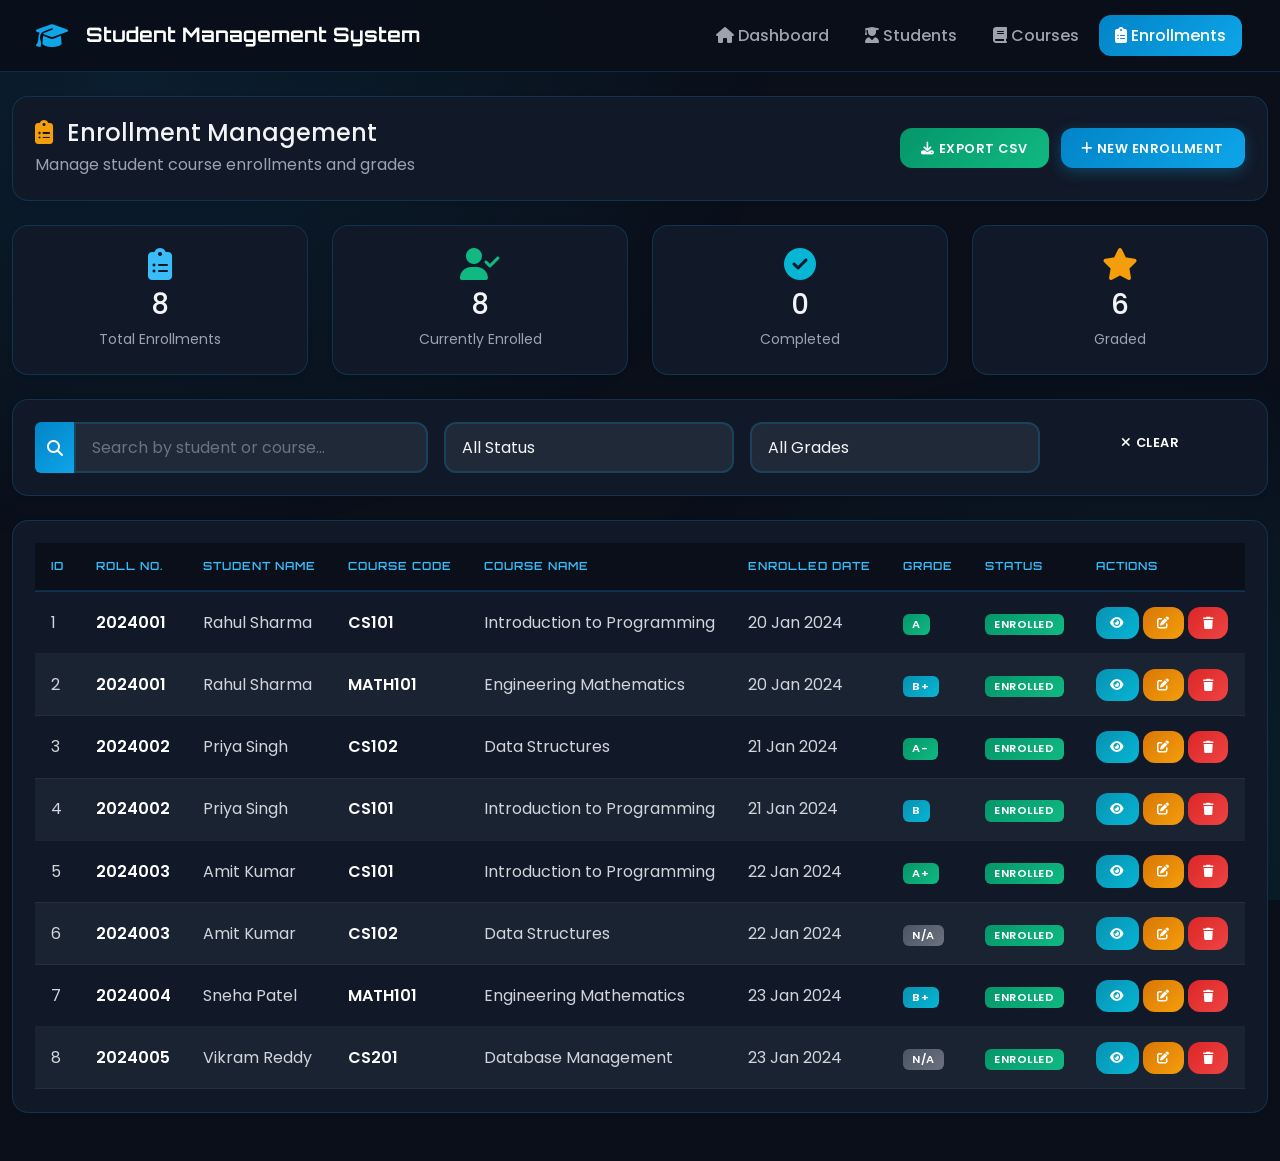
<file: enrollments.html>
<!DOCTYPE html>
<html lang="en">
<head>
    <meta charset="UTF-8">
    <meta name="viewport" content="width=device-width, initial-scale=1.0">
    <title>Student Management - Enrollments</title>
    
    <!-- Bootstrap 5 -->
    <link href="https://cdn.jsdelivr.net/npm/bootstrap@5.3.0/dist/css/bootstrap.min.css" rel="stylesheet">
    
    <!-- Font Awesome -->
    <link rel="stylesheet" href="https://cdnjs.cloudflare.com/ajax/libs/font-awesome/6.4.0/css/all.min.css">
    
    <!-- Google Fonts -->
    <link href="https://fonts.googleapis.com/css2?family=Poppins:wght@300;400;500;600;700&display=swap" rel="stylesheet">
    
    <!-- Custom CSS -->
    <link rel="stylesheet" href="css/style.css">
</head>
<body>
    <!-- Navbar -->
    <nav class="navbar navbar-expand-lg navbar-dark bg-primary">
        <div class="container-fluid">
            <a class="navbar-brand" href="index.html">
                <i class="fas fa-graduation-cap me-2"></i>
                Student Management System
            </a>
            <button class="navbar-toggler" type="button" data-bs-toggle="collapse" data-bs-target="#navbarNav">
                <span class="navbar-toggler-icon"></span>
            </button>
            <div class="collapse navbar-collapse" id="navbarNav">
                <ul class="navbar-nav ms-auto">
                    <li class="nav-item">
                        <a class="nav-link" href="index.html">
                            <i class="fas fa-home me-1"></i>Dashboard
                        </a>
                    </li>
                    <li class="nav-item">
                        <a class="nav-link" href="students.html">
                            <i class="fas fa-user-graduate me-1"></i>Students
                        </a>
                    </li>
                    <li class="nav-item">
                        <a class="nav-link" href="courses.html">
                            <i class="fas fa-book me-1"></i>Courses
                        </a>
                    </li>
                    <li class="nav-item">
                        <a class="nav-link active" href="enrollments.html">
                            <i class="fas fa-clipboard-list me-1"></i>Enrollments
                        </a>
                    </li>
                </ul>
            </div>
        </div>
    </nav>

    <!-- Main Content -->
    <div class="container-fluid mt-4">
        <!-- Page Header -->
        <div class="row mb-4">
            <div class="col-12">
                <div class="card border-0 shadow-sm">
                    <div class="card-body d-flex justify-content-between align-items-center">
                        <div>
                            <h4 class="mb-1">
                                <i class="fas fa-clipboard-list text-warning me-2"></i>
                                Enrollment Management
                            </h4>
                            <p class="text-muted mb-0">Manage student course enrollments and grades</p>
                        </div>
                        <div>
                            <button class="btn btn-success me-2" onclick="exportEnrollmentsToCSV()">
                                <i class="fas fa-download me-1"></i>Export CSV
                            </button>
                            <button class="btn btn-primary" data-bs-toggle="modal" data-bs-target="#newEnrollmentModal">
                                <i class="fas fa-plus me-1"></i>New Enrollment
                            </button>
                        </div>
                    </div>
                </div>
            </div>
        </div>

        <!-- Statistics Cards -->
        <div class="row g-4 mb-4">
            <div class="col-md-3">
                <div class="card border-0 shadow-sm">
                    <div class="card-body text-center">
                        <i class="fas fa-clipboard-list fa-2x text-primary mb-2"></i>
                        <h3 class="mb-1" id="statTotalEnrollments">0</h3>
                        <small class="text-muted">Total Enrollments</small>
                    </div>
                </div>
            </div>
            <div class="col-md-3">
                <div class="card border-0 shadow-sm">
                    <div class="card-body text-center">
                        <i class="fas fa-user-check fa-2x text-success mb-2"></i>
                        <h3 class="mb-1" id="statEnrolled">0</h3>
                        <small class="text-muted">Currently Enrolled</small>
                    </div>
                </div>
            </div>
            <div class="col-md-3">
                <div class="card border-0 shadow-sm">
                    <div class="card-body text-center">
                        <i class="fas fa-check-circle fa-2x text-info mb-2"></i>
                        <h3 class="mb-1" id="statCompleted">0</h3>
                        <small class="text-muted">Completed</small>
                    </div>
                </div>
            </div>
            <div class="col-md-3">
                <div class="card border-0 shadow-sm">
                    <div class="card-body text-center">
                        <i class="fas fa-star fa-2x text-warning mb-2"></i>
                        <h3 class="mb-1" id="statGraded">0</h3>
                        <small class="text-muted">Graded</small>
                    </div>
                </div>
            </div>
        </div>

        <!-- Search & Filter -->
        <div class="row mb-4">
            <div class="col-12">
                <div class="card border-0 shadow-sm">
                    <div class="card-body">
                        <div class="row g-3">
                            <div class="col-md-4">
                                <div class="input-group">
                                    <span class="input-group-text"><i class="fas fa-search"></i></span>
                                    <input type="text" class="form-control" id="searchEnrollmentInput" 
                                           placeholder="Search by student or course..." 
                                           onkeyup="filterEnrollments()">
                                </div>
                            </div>
                            <div class="col-md-3">
                                <select class="form-select" id="enrollmentStatusFilter" onchange="filterEnrollments()">
                                    <option value="">All Status</option>
                                    <option value="ENROLLED">Enrolled</option>
                                    <option value="COMPLETED">Completed</option>
                                    <option value="DROPPED">Dropped</option>
                                </select>
                            </div>
                            <div class="col-md-3">
                                <select class="form-select" id="gradeFilter" onchange="filterEnrollments()">
                                    <option value="">All Grades</option>
                                    <option value="A">A Grade (A+, A, A-)</option>
                                    <option value="B">B Grade (B+, B, B-)</option>
                                    <option value="C">C Grade (C+, C, C-)</option>
                                    <option value="D">D Grade</option>
                                    <option value="F">Failed (F)</option>
                                    <option value="N/A">Not Graded</option>
                                </select>
                            </div>
                            <div class="col-md-2">
                                <button class="btn btn-outline-secondary w-100" onclick="clearEnrollmentFilters()">
                                    <i class="fas fa-times me-1"></i>Clear
                                </button>
                            </div>
                        </div>
                    </div>
                </div>
            </div>
        </div>

        <!-- Enrollments Table -->
        <div class="row mb-5">
            <div class="col-12">
                <div class="card border-0 shadow-sm">
                    <div class="card-body">
                        <div class="table-responsive">
                            <table class="table table-hover" id="enrollmentsTable">
                                <thead>
                                    <tr>
                                        <th>ID</th>
                                        <th>Roll No.</th>
                                        <th>Student Name</th>
                                        <th>Course Code</th>
                                        <th>Course Name</th>
                                        <th>Enrolled Date</th>
                                        <th>Grade</th>
                                        <th>Status</th>
                                        <th>Actions</th>
                                    </tr>
                                </thead>
                                <tbody id="enrollmentsTableBody">
                                    <!-- Populated by JS -->
                                </tbody>
                            </table>
                        </div>
                        
                        <!-- No Results -->
                        <div id="noEnrollmentsResults" class="text-center py-5" style="display: none;">
                            <i class="fas fa-clipboard fa-3x text-muted mb-3"></i>
                            <h5 class="text-muted">No enrollments found</h5>
                            <p class="text-muted">Try adjusting your search or filter criteria</p>
                        </div>
                    </div>
                </div>
            </div>
        </div>
    </div>

    <!-- New Enrollment Modal -->
    <div class="modal fade" id="newEnrollmentModal" tabindex="-1">
        <div class="modal-dialog">
            <div class="modal-content">
                <div class="modal-header">
                    <h5 class="modal-title">
                        <i class="fas fa-user-plus me-2"></i>New Enrollment
                    </h5>
                    <button type="button" class="btn-close" data-bs-dismiss="modal"></button>
                </div>
                <div class="modal-body">
                    <form id="newEnrollmentForm">
                        <div class="mb-3">
                            <label class="form-label">Select Student <span class="text-danger">*</span></label>
                            <select class="form-select" id="enrollStudentSelect" required>
                                <option value="">-- Select Student --</option>
                            </select>
                        </div>
                        <div class="mb-3">
                            <label class="form-label">Select Course <span class="text-danger">*</span></label>
                            <select class="form-select" id="enrollCourseSelect" required>
                                <option value="">-- Select Course --</option>
                            </select>
                        </div>
                        <div class="alert alert-info mb-0">
                            <i class="fas fa-info-circle me-2"></i>
                            <small>Student will be enrolled with initial grade as N/A.</small>
                        </div>
                    </form>
                </div>
                <div class="modal-footer">
                    <button type="button" class="btn btn-secondary" data-bs-dismiss="modal">Cancel</button>
                    <button type="button" class="btn btn-primary" onclick="submitNewEnrollment()">
                        <i class="fas fa-check me-1"></i>Enroll Student
                    </button>
                </div>
            </div>
        </div>
    </div>

    <!-- View Enrollment Modal -->
    <div class="modal fade" id="viewEnrollmentModal" tabindex="-1">
        <div class="modal-dialog">
            <div class="modal-content">
                <div class="modal-header">
                    <h5 class="modal-title">
                        <i class="fas fa-info-circle me-2"></i>Enrollment Details
                    </h5>
                    <button type="button" class="btn-close" data-bs-dismiss="modal"></button>
                </div>
                <div class="modal-body" id="viewEnrollmentContent">
                    <!-- Populated by JS -->
                </div>
                <div class="modal-footer">
                    <button type="button" class="btn btn-secondary" data-bs-dismiss="modal">Close</button>
                </div>
            </div>
        </div>
    </div>

    <!-- Edit Grade Modal -->
    <div class="modal fade" id="editGradeModal" tabindex="-1">
        <div class="modal-dialog">
            <div class="modal-content">
                <div class="modal-header">
                    <h5 class="modal-title">
                        <i class="fas fa-edit me-2"></i>Update Grade
                    </h5>
                    <button type="button" class="btn-close" data-bs-dismiss="modal"></button>
                </div>
                <div class="modal-body">
                    <form id="editGradeForm">
                        <input type="hidden" id="editEnrollmentId">
                        <div class="mb-3">
                            <label class="form-label">Student</label>
                            <input type="text" class="form-control" id="editGradeStudent" disabled>
                        </div>
                        <div class="mb-3">
                            <label class="form-label">Course</label>
                            <input type="text" class="form-control" id="editGradeCourse" disabled>
                        </div>
                        <div class="mb-3">
                            <label class="form-label">Grade <span class="text-danger">*</span></label>
                            <select class="form-select" id="editGradeSelect" required>
                                <option value="A+">A+ (Outstanding)</option>
                                <option value="A">A (Excellent)</option>
                                <option value="A-">A- (Very Good)</option>
                                <option value="B+">B+ (Good)</option>
                                <option value="B">B (Above Average)</option>
                                <option value="B-">B- (Average)</option>
                                <option value="C+">C+ (Below Average)</option>
                                <option value="C">C (Satisfactory)</option>
                                <option value="C-">C- (Pass)</option>
                                <option value="D">D (Marginal Pass)</option>
                                <option value="F">F (Fail)</option>
                                <option value="N/A">N/A (Not Graded)</option>
                            </select>
                        </div>
                        <div class="mb-3">
                            <label class="form-label">Status</label>
                            <select class="form-select" id="editEnrollmentStatus">
                                <option value="ENROLLED">Enrolled</option>
                                <option value="COMPLETED">Completed</option>
                                <option value="DROPPED">Dropped</option>
                            </select>
                        </div>
                    </form>
                </div>
                <div class="modal-footer">
                    <button type="button" class="btn btn-secondary" data-bs-dismiss="modal">Cancel</button>
                    <button type="button" class="btn btn-primary" onclick="submitEditGrade()">
                        <i class="fas fa-save me-1"></i>Update
                    </button>
                </div>
            </div>
        </div>
    </div>

    <!-- Drop Enrollment Modal -->
    <div class="modal fade" id="dropEnrollmentModal" tabindex="-1">
        <div class="modal-dialog">
            <div class="modal-content">
                <div class="modal-header bg-danger text-white">
                    <h5 class="modal-title">
                        <i class="fas fa-exclamation-triangle me-2"></i>Drop Enrollment
                    </h5>
                    <button type="button" class="btn-close btn-close-white" data-bs-dismiss="modal"></button>
                </div>
                <div class="modal-body">
                    <input type="hidden" id="dropEnrollmentId">
                    <p>Are you sure you want to drop this enrollment?</p>
                    <p class="text-danger mb-0"><strong>This will remove the student from the course!</strong></p>
                </div>
                <div class="modal-footer">
                    <button type="button" class="btn btn-secondary" data-bs-dismiss="modal">Cancel</button>
                    <button type="button" class="btn btn-danger" onclick="submitDropEnrollment()">
                        <i class="fas fa-trash me-1"></i>Drop Enrollment
                    </button>
                </div>
            </div>
        </div>
    </div>

    <!-- Bootstrap JS -->
    <script src="https://cdn.jsdelivr.net/npm/bootstrap@5.3.0/dist/js/bootstrap.bundle.min.js"></script>
    
    <!-- Custom JS -->
    <script src="js/app.js"></script>
    <script src="js/students.js"></script>
    <script src="js/courses.js"></script>
    <script src="js/enrollments.js"></script>
    
    <script>
        // Initialize page
        document.addEventListener('DOMContentLoaded', function() {
            loadEnrollments();
            updateEnrollmentStats();
            populateDropdowns();
        });

        // Load all enrollments
        function loadEnrollments() {
            const enrollments = getAllEnrollments();
            displayEnrollments(enrollments);
        }

        // Display enrollments in table
        function displayEnrollments(enrollments) {
            const tbody = document.getElementById('enrollmentsTableBody');
            const noResults = document.getElementById('noEnrollmentsResults');
            
            if (enrollments.length === 0) {
                tbody.innerHTML = '';
                noResults.style.display = 'block';
                return;
            }
            
            noResults.style.display = 'none';
            tbody.innerHTML = enrollments.map(e => displayEnrollmentInTable(e)).join('');
        }

        // Update statistics
        function updateEnrollmentStats() {
            const stats = getEnrollmentStats();
            document.getElementById('statTotalEnrollments').textContent = stats.total;
            document.getElementById('statEnrolled').textContent = stats.enrolled;
            document.getElementById('statCompleted').textContent = stats.completed;
            document.getElementById('statGraded').textContent = stats.graded;
        }

        // Populate dropdowns
        function populateDropdowns() {
            // Students dropdown
            const students = getActiveStudents();
            const studentSelect = document.getElementById('enrollStudentSelect');
            studentSelect.innerHTML = '<option value="">-- Select Student --</option>';
            students.forEach(s => {
                studentSelect.innerHTML += `<option value="${s.studentId}">${s.rollNumber} - ${s.firstName} ${s.lastName}</option>`;
            });
            
            // Courses dropdown
            const courses = getAvailableCourses();
            const courseSelect = document.getElementById('enrollCourseSelect');
            courseSelect.innerHTML = '<option value="">-- Select Course --</option>';
            courses.forEach(c => {
                const seatsLeft = c.maxStudents - c.enrolledStudents;
                courseSelect.innerHTML += `<option value="${c.courseId}">${c.courseCode} - ${c.courseName} (${seatsLeft} seats)</option>`;
            });
        }

        // Filter enrollments
        function filterEnrollments() {
            const searchTerm = document.getElementById('searchEnrollmentInput').value.toLowerCase();
            const statusFilter = document.getElementById('enrollmentStatusFilter').value;
            const gradeFilter = document.getElementById('gradeFilter').value;
            
            let enrollments = getAllEnrollmentsWithDetails();
            
            // Apply search
            if (searchTerm) {
                enrollments = enrollments.filter(e => 
                    e.rollNumber.toLowerCase().includes(searchTerm) ||
                    e.studentName.toLowerCase().includes(searchTerm) ||
                    e.courseCode.toLowerCase().includes(searchTerm) ||
                    e.courseName.toLowerCase().includes(searchTerm)
                );
            }
            
            // Apply status filter
            if (statusFilter) {
                enrollments = enrollments.filter(e => e.status === statusFilter);
            }
            
            // Apply grade filter
            if (gradeFilter) {
                if (gradeFilter === 'N/A') {
                    enrollments = enrollments.filter(e => e.grade === 'N/A');
                } else {
                    enrollments = enrollments.filter(e => e.grade.startsWith(gradeFilter));
                }
            }
            
            // Convert back to basic enrollment objects for display
            const basicEnrollments = enrollments.map(e => ({
                enrollmentId: e.enrollmentId,
                studentId: e.studentId,
                courseId: e.courseId,
                enrollmentDate: e.enrollmentDate,
                grade: e.grade,
                status: e.status
            }));
            
            displayEnrollments(basicEnrollments);
        }

        // Clear filters
        function clearEnrollmentFilters() {
            document.getElementById('searchEnrollmentInput').value = '';
            document.getElementById('enrollmentStatusFilter').value = '';
            document.getElementById('gradeFilter').value = '';
            loadEnrollments();
        }

        // View enrollment
        function viewEnrollment(enrollmentId) {
            const enrollment = getEnrollmentById(enrollmentId);
            if (!enrollment) return;
            
            const details = getEnrollmentWithDetails(enrollment);
            
            const content = `
                <table class="table table-sm">
                    <tr><td><strong>Enrollment ID:</strong></td><td>${details.enrollmentId}</td></tr>
                    <tr><td><strong>Student:</strong></td><td>${details.rollNumber} - ${details.studentName}</td></tr>
                    <tr><td><strong>Course:</strong></td><td>${details.courseCode} - ${details.courseName}</td></tr>
                    <tr><td><strong>Credits:</strong></td><td>${details.credits}</td></tr>
                    <tr><td><strong>Enrollment Date:</strong></td><td>${formatDate(details.enrollmentDate)}</td></tr>
                    <tr><td><strong>Grade:</strong></td><td><span class="badge bg-${details.grade === 'N/A' ? 'secondary' : 'primary'}">${details.grade}</span></td></tr>
                    <tr><td><strong>Status:</strong></td><td><span class="badge bg-${details.status === 'ENROLLED' ? 'success' : details.status === 'COMPLETED' ? 'info' : 'danger'}">${details.status}</span></td></tr>
                </table>
            `;
            
            document.getElementById('viewEnrollmentContent').innerHTML = content;
            new bootstrap.Modal(document.getElementById('viewEnrollmentModal')).show();
        }

        // Edit grade
        function editGrade(enrollmentId) {
            const enrollment = getEnrollmentById(enrollmentId);
            if (!enrollment) return;
            
            const details = getEnrollmentWithDetails(enrollment);
            
            document.getElementById('editEnrollmentId').value = enrollmentId;
            document.getElementById('editGradeStudent').value = `${details.rollNumber} - ${details.studentName}`;
            document.getElementById('editGradeCourse').value = `${details.courseCode} - ${details.courseName}`;
            document.getElementById('editGradeSelect').value = details.grade;
            document.getElementById('editEnrollmentStatus').value = details.status;
            
            new bootstrap.Modal(document.getElementById('editGradeModal')).show();
        }

        // Confirm drop enrollment
        function confirmDropEnrollment(enrollmentId) {
            document.getElementById('dropEnrollmentId').value = enrollmentId;
            new bootstrap.Modal(document.getElementById('dropEnrollmentModal')).show();
        }

        // Submit new enrollment
        function submitNewEnrollment() {
            const studentId = document.getElementById('enrollStudentSelect').value;
            const courseId = document.getElementById('enrollCourseSelect').value;
            
            if (!studentId || !courseId) {
                showToast('❌ Please select both student and course!', 'danger');
                return;
            }
            
            if (enrollStudent(parseInt(studentId), parseInt(courseId))) {
                bootstrap.Modal.getInstance(document.getElementById('newEnrollmentModal')).hide();
                document.getElementById('newEnrollmentForm').reset();
                loadEnrollments();
                updateEnrollmentStats();
                populateDropdowns(); // Refresh available seats
            }
        }

        // Submit edit grade
        function submitEditGrade() {
            const enrollmentId = document.getElementById('editEnrollmentId').value;
            const grade = document.getElementById('editGradeSelect').value;
            const status = document.getElementById('editEnrollmentStatus').value;
            
            // Update both grade and status
            updateGrade(parseInt(enrollmentId), grade);
            updateEnrollmentStatus(parseInt(enrollmentId), status);
            
            bootstrap.Modal.getInstance(document.getElementById('editGradeModal')).hide();
            loadEnrollments();
            updateEnrollmentStats();
        }

        // Submit drop enrollment
        function submitDropEnrollment() {
            const enrollmentId = document.getElementById('dropEnrollmentId').value;
            
            if (dropEnrollment(parseInt(enrollmentId))) {
                bootstrap.Modal.getInstance(document.getElementById('dropEnrollmentModal')).hide();
                loadEnrollments();
                updateEnrollmentStats();
                populateDropdowns();
            }
        }
    </script>
</body>
</html>
</file>
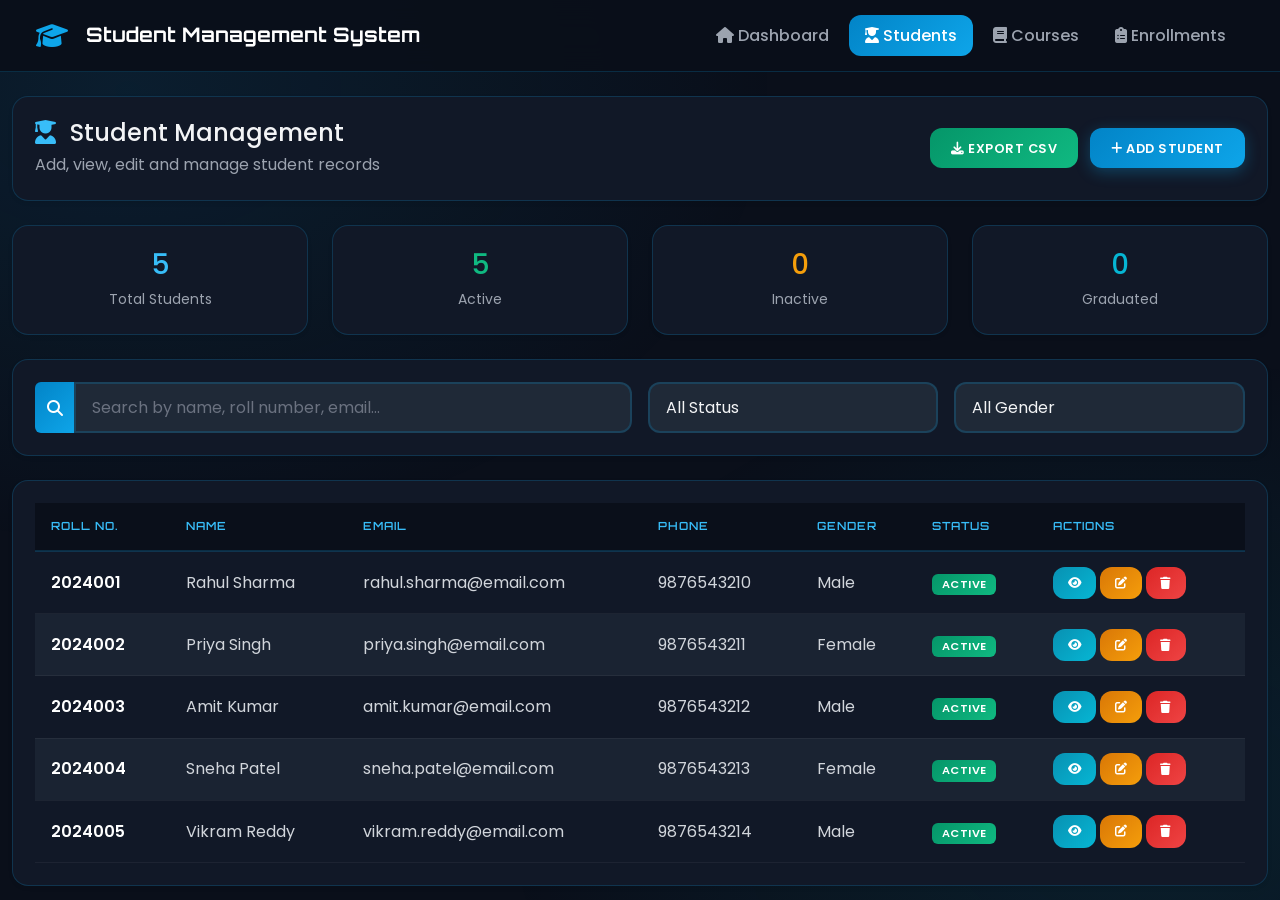
<file: students.html>
<!DOCTYPE html>
<html lang="en">
<head>
    <meta charset="UTF-8">
    <meta name="viewport" content="width=device-width, initial-scale=1.0">
    <title>Student Management - Students</title>
    
    <!-- Bootstrap 5 -->
    <link href="https://cdn.jsdelivr.net/npm/bootstrap@5.3.0/dist/css/bootstrap.min.css" rel="stylesheet">
    
    <!-- Font Awesome -->
    <link rel="stylesheet" href="https://cdnjs.cloudflare.com/ajax/libs/font-awesome/6.4.0/css/all.min.css">
    
    <!-- Google Fonts -->
    <link href="https://fonts.googleapis.com/css2?family=Poppins:wght@300;400;500;600;700&display=swap" rel="stylesheet">
    
    <!-- Custom CSS -->
    <link rel="stylesheet" href="css/style.css">
</head>
<body>
    <!-- Navbar -->
    <nav class="navbar navbar-expand-lg navbar-dark bg-primary">
        <div class="container-fluid">
            <a class="navbar-brand" href="index.html">
                <i class="fas fa-graduation-cap me-2"></i>
                Student Management System
            </a>
            <button class="navbar-toggler" type="button" data-bs-toggle="collapse" data-bs-target="#navbarNav">
                <span class="navbar-toggler-icon"></span>
            </button>
            <div class="collapse navbar-collapse" id="navbarNav">
                <ul class="navbar-nav ms-auto">
                    <li class="nav-item">
                        <a class="nav-link" href="index.html">
                            <i class="fas fa-home me-1"></i>Dashboard
                        </a>
                    </li>
                    <li class="nav-item">
                        <a class="nav-link active" href="students.html">
                            <i class="fas fa-user-graduate me-1"></i>Students
                        </a>
                    </li>
                    <li class="nav-item">
                        <a class="nav-link" href="courses.html">
                            <i class="fas fa-book me-1"></i>Courses
                        </a>
                    </li>
                    <li class="nav-item">
                        <a class="nav-link" href="enrollments.html">
                            <i class="fas fa-clipboard-list me-1"></i>Enrollments
                        </a>
                    </li>
                </ul>
            </div>
        </div>
    </nav>

    <!-- Main Content -->
    <div class="container-fluid mt-4">
        <!-- Page Header -->
        <div class="row mb-4">
            <div class="col-12">
                <div class="card border-0 shadow-sm">
                    <div class="card-body d-flex justify-content-between align-items-center">
                        <div>
                            <h4 class="mb-1">
                                <i class="fas fa-user-graduate text-primary me-2"></i>
                                Student Management
                            </h4>
                            <p class="text-muted mb-0">Add, view, edit and manage student records</p>
                        </div>
                        <div>
                            <button class="btn btn-success me-2" onclick="exportStudentsToCSV()">
                                <i class="fas fa-download me-1"></i>Export CSV
                            </button>
                            <button class="btn btn-primary" data-bs-toggle="modal" data-bs-target="#addStudentModal">
                                <i class="fas fa-plus me-1"></i>Add Student
                            </button>
                        </div>
                    </div>
                </div>
            </div>
        </div>

        <!-- Statistics Cards -->
        <div class="row g-4 mb-4">
            <div class="col-md-3">
                <div class="card border-0 shadow-sm">
                    <div class="card-body text-center">
                        <h3 class="text-primary mb-1" id="statTotal">0</h3>
                        <small class="text-muted">Total Students</small>
                    </div>
                </div>
            </div>
            <div class="col-md-3">
                <div class="card border-0 shadow-sm">
                    <div class="card-body text-center">
                        <h3 class="text-success mb-1" id="statActive">0</h3>
                        <small class="text-muted">Active</small>
                    </div>
                </div>
            </div>
            <div class="col-md-3">
                <div class="card border-0 shadow-sm">
                    <div class="card-body text-center">
                        <h3 class="text-warning mb-1" id="statInactive">0</h3>
                        <small class="text-muted">Inactive</small>
                    </div>
                </div>
            </div>
            <div class="col-md-3">
                <div class="card border-0 shadow-sm">
                    <div class="card-body text-center">
                        <h3 class="text-info mb-1" id="statGraduated">0</h3>
                        <small class="text-muted">Graduated</small>
                    </div>
                </div>
            </div>
        </div>

        <!-- Search & Filter -->
        <div class="row mb-4">
            <div class="col-12">
                <div class="card border-0 shadow-sm">
                    <div class="card-body">
                        <div class="row g-3">
                            <div class="col-md-6">
                                <div class="input-group">
                                    <span class="input-group-text"><i class="fas fa-search"></i></span>
                                    <input type="text" class="form-control" id="searchInput" 
                                           placeholder="Search by name, roll number, email..." 
                                           onkeyup="filterStudents()">
                                </div>
                            </div>
                            <div class="col-md-3">
                                <select class="form-select" id="statusFilter" onchange="filterStudents()">
                                    <option value="">All Status</option>
                                    <option value="ACTIVE">Active</option>
                                    <option value="INACTIVE">Inactive</option>
                                    <option value="GRADUATED">Graduated</option>
                                </select>
                            </div>
                            <div class="col-md-3">
                                <select class="form-select" id="genderFilter" onchange="filterStudents()">
                                    <option value="">All Gender</option>
                                    <option value="Male">Male</option>
                                    <option value="Female">Female</option>
                                </select>
                            </div>
                        </div>
                    </div>
                </div>
            </div>
        </div>

        <!-- Students Table -->
        <div class="row mb-5">
            <div class="col-12">
                <div class="card border-0 shadow-sm">
                    <div class="card-body">
                        <div class="table-responsive">
                            <table class="table table-hover" id="studentsTable">
                                <thead>
                                    <tr>
                                        <th>Roll No.</th>
                                        <th>Name</th>
                                        <th>Email</th>
                                        <th>Phone</th>
                                        <th>Gender</th>
                                        <th>Status</th>
                                        <th>Actions</th>
                                    </tr>
                                </thead>
                                <tbody id="studentsTableBody">
                                    <!-- Populated by JS -->
                                </tbody>
                            </table>
                        </div>
                        
                        <!-- No Results -->
                        <div id="noResults" class="text-center py-5" style="display: none;">
                            <i class="fas fa-search fa-3x text-muted mb-3"></i>
                            <h5 class="text-muted">No students found</h5>
                            <p class="text-muted">Try adjusting your search or filter criteria</p>
                        </div>
                    </div>
                </div>
            </div>
        </div>
    </div>

    <!-- Add Student Modal -->
    <div class="modal fade" id="addStudentModal" tabindex="-1">
        <div class="modal-dialog modal-lg">
            <div class="modal-content">
                <div class="modal-header">
                    <h5 class="modal-title">
                        <i class="fas fa-user-plus me-2"></i>Add New Student
                    </h5>
                    <button type="button" class="btn-close" data-bs-dismiss="modal"></button>
                </div>
                <div class="modal-body">
                    <form id="addStudentForm">
                        <div class="row g-3">
                            <div class="col-md-6">
                                <label class="form-label">Roll Number <span class="text-danger">*</span></label>
                                <input type="text" class="form-control" id="addRollNumber" 
                                       placeholder="e.g., 2024004" required>
                            </div>
                            <div class="col-md-6">
                                <label class="form-label">Email <span class="text-danger">*</span></label>
                                <input type="email" class="form-control" id="addEmail" 
                                       placeholder="e.g., john@email.com" required>
                            </div>
                            <div class="col-md-6">
                                <label class="form-label">First Name <span class="text-danger">*</span></label>
                                <input type="text" class="form-control" id="addFirstName" 
                                       placeholder="e.g., John" required>
                            </div>
                            <div class="col-md-6">
                                <label class="form-label">Last Name <span class="text-danger">*</span></label>
                                <input type="text" class="form-control" id="addLastName" 
                                       placeholder="e.g., Doe" required>
                            </div>
                            <div class="col-md-6">
                                <label class="form-label">Phone <span class="text-danger">*</span></label>
                                <input type="tel" class="form-control" id="addPhone" 
                                       placeholder="e.g., 9876543210" maxlength="10" required>
                            </div>
                            <div class="col-md-6">
                                <label class="form-label">Date of Birth <span class="text-danger">*</span></label>
                                <input type="date" class="form-control" id="addDOB" required>
                            </div>
                            <div class="col-md-6">
                                <label class="form-label">Gender <span class="text-danger">*</span></label>
                                <select class="form-select" id="addGender" required>
                                    <option value="">Select Gender</option>
                                    <option value="Male">Male</option>
                                    <option value="Female">Female</option>
                                </select>
                            </div>
                            <div class="col-md-6">
                                <label class="form-label">Status <span class="text-danger">*</span></label>
                                <select class="form-select" id="addStatus" required>
                                    <option value="ACTIVE">Active</option>
                                    <option value="INACTIVE">Inactive</option>
                                </select>
                            </div>
                            <div class="col-12">
                                <label class="form-label">Address</label>
                                <textarea class="form-control" id="addAddress" rows="2" 
                                          placeholder="Enter full address"></textarea>
                            </div>
                        </div>
                    </form>
                </div>
                <div class="modal-footer">
                    <button type="button" class="btn btn-secondary" data-bs-dismiss="modal">Cancel</button>
                    <button type="button" class="btn btn-primary" onclick="submitAddStudent()">
                        <i class="fas fa-save me-1"></i>Save Student
                    </button>
                </div>
            </div>
        </div>
    </div>

    <!-- View Student Modal -->
    <div class="modal fade" id="viewStudentModal" tabindex="-1">
        <div class="modal-dialog modal-lg">
            <div class="modal-content">
                <div class="modal-header">
                    <h5 class="modal-title">
                        <i class="fas fa-user me-2"></i>Student Details
                    </h5>
                    <button type="button" class="btn-close" data-bs-dismiss="modal"></button>
                </div>
                <div class="modal-body" id="viewStudentContent">
                    <!-- Populated by JS -->
                </div>
                <div class="modal-footer">
                    <button type="button" class="btn btn-secondary" data-bs-dismiss="modal">Close</button>
                </div>
            </div>
        </div>
    </div>

    <!-- Edit Student Modal -->
    <div class="modal fade" id="editStudentModal" tabindex="-1">
        <div class="modal-dialog modal-lg">
            <div class="modal-content">
                <div class="modal-header">
                    <h5 class="modal-title">
                        <i class="fas fa-edit me-2"></i>Edit Student
                    </h5>
                    <button type="button" class="btn-close" data-bs-dismiss="modal"></button>
                </div>
                <div class="modal-body">
                    <form id="editStudentForm">
                        <input type="hidden" id="editStudentId">
                        <div class="row g-3">
                            <div class="col-md-6">
                                <label class="form-label">Roll Number</label>
                                <input type="text" class="form-control" id="editRollNumber" disabled>
                            </div>
                            <div class="col-md-6">
                                <label class="form-label">Email <span class="text-danger">*</span></label>
                                <input type="email" class="form-control" id="editEmail" required>
                            </div>
                            <div class="col-md-6">
                                <label class="form-label">First Name <span class="text-danger">*</span></label>
                                <input type="text" class="form-control" id="editFirstName" required>
                            </div>
                            <div class="col-md-6">
                                <label class="form-label">Last Name <span class="text-danger">*</span></label>
                                <input type="text" class="form-control" id="editLastName" required>
                            </div>
                            <div class="col-md-6">
                                <label class="form-label">Phone <span class="text-danger">*</span></label>
                                <input type="tel" class="form-control" id="editPhone" maxlength="10" required>
                            </div>
                            <div class="col-md-6">
                                <label class="form-label">Date of Birth <span class="text-danger">*</span></label>
                                <input type="date" class="form-control" id="editDOB" required>
                            </div>
                            <div class="col-md-6">
                                <label class="form-label">Gender <span class="text-danger">*</span></label>
                                <select class="form-select" id="editGender" required>
                                    <option value="Male">Male</option>
                                    <option value="Female">Female</option>
                                </select>
                            </div>
                            <div class="col-md-6">
                                <label class="form-label">Status <span class="text-danger">*</span></label>
                                <select class="form-select" id="editStatus" required>
                                    <option value="ACTIVE">Active</option>
                                    <option value="INACTIVE">Inactive</option>
                                    <option value="GRADUATED">Graduated</option>
                                </select>
                            </div>
                            <div class="col-12">
                                <label class="form-label">Address</label>
                                <textarea class="form-control" id="editAddress" rows="2"></textarea>
                            </div>
                        </div>
                    </form>
                </div>
                <div class="modal-footer">
                    <button type="button" class="btn btn-secondary" data-bs-dismiss="modal">Cancel</button>
                    <button type="button" class="btn btn-primary" onclick="submitEditStudent()">
                        <i class="fas fa-save me-1"></i>Update Student
                    </button>
                </div>
            </div>
        </div>
    </div>

    <!-- Delete Confirmation Modal -->
    <div class="modal fade" id="deleteStudentModal" tabindex="-1">
        <div class="modal-dialog">
            <div class="modal-content">
                <div class="modal-header bg-danger text-white">
                    <h5 class="modal-title">
                        <i class="fas fa-exclamation-triangle me-2"></i>Confirm Delete
                    </h5>
                    <button type="button" class="btn-close btn-close-white" data-bs-dismiss="modal"></button>
                </div>
                <div class="modal-body">
                    <input type="hidden" id="deleteStudentId">
                    <p class="mb-0">Are you sure you want to delete this student?</p>
                    <p class="text-danger mb-0"><strong>This action cannot be undone!</strong></p>
                    <p class="text-warning">All enrollments of this student will also be deleted.</p>
                </div>
                <div class="modal-footer">
                    <button type="button" class="btn btn-secondary" data-bs-dismiss="modal">Cancel</button>
                    <button type="button" class="btn btn-danger" onclick="submitDeleteStudent()">
                        <i class="fas fa-trash me-1"></i>Delete Student
                    </button>
                </div>
            </div>
        </div>
    </div>

    <!-- Bootstrap JS -->
    <script src="https://cdn.jsdelivr.net/npm/bootstrap@5.3.0/dist/js/bootstrap.bundle.min.js"></script>
    
    <!-- Custom JS -->
    <script src="js/app.js"></script>
    <script src="js/students.js"></script>
    <script src="js/courses.js"></script>
    <script src="js/enrollments.js"></script>
    
    <script>
        // Initialize page
        document.addEventListener('DOMContentLoaded', function() {
            loadStudents();
            updateStats();
        });

        // Load all students
        function loadStudents() {
            const students = getAllStudents();
            displayStudents(students);
        }

        // Display students in table
        function displayStudents(students) {
            const tbody = document.getElementById('studentsTableBody');
            const noResults = document.getElementById('noResults');
            
            if (students.length === 0) {
                tbody.innerHTML = '';
                noResults.style.display = 'block';
                return;
            }
            
            noResults.style.display = 'none';
            tbody.innerHTML = students.map(s => displayStudentInTable(s)).join('');
        }

        // Update statistics
        function updateStats() {
            const stats = getStudentStats();
            document.getElementById('statTotal').textContent = stats.total;
            document.getElementById('statActive').textContent = stats.active;
            document.getElementById('statInactive').textContent = stats.inactive;
            document.getElementById('statGraduated').textContent = stats.graduated;
        }

        // Filter students
        function filterStudents() {
            const searchTerm = document.getElementById('searchInput').value.toLowerCase();
            const statusFilter = document.getElementById('statusFilter').value;
            const genderFilter = document.getElementById('genderFilter').value;
            
            let students = getAllStudents();
            
            // Apply search
            if (searchTerm) {
                students = students.filter(s => 
                    s.rollNumber.toLowerCase().includes(searchTerm) ||
                    s.firstName.toLowerCase().includes(searchTerm) ||
                    s.lastName.toLowerCase().includes(searchTerm) ||
                    s.email.toLowerCase().includes(searchTerm) ||
                    (s.firstName + ' ' + s.lastName).toLowerCase().includes(searchTerm)
                );
            }
            
            // Apply status filter
            if (statusFilter) {
                students = students.filter(s => s.status === statusFilter);
            }
            
            // Apply gender filter
            if (genderFilter) {
                students = students.filter(s => s.gender === genderFilter);
            }
            
            displayStudents(students);
        }

        // View student
        function viewStudent(studentId) {
            const student = getStudentById(studentId);
            if (!student) return;
            
            const enrolledCourses = getStudentCoursesWithDetails(studentId);
            const gpa = calculateStudentGPA(studentId);
            
            const content = `
                <div class="row">
                    <div class="col-md-6">
                        <h6 class="text-primary"><i class="fas fa-user me-2"></i>Personal Information</h6>
                        <table class="table table-sm">
                            <tr><td><strong>Roll Number:</strong></td><td>${student.rollNumber}</td></tr>
                            <tr><td><strong>Name:</strong></td><td>${student.firstName} ${student.lastName}</td></tr>
                            <tr><td><strong>Email:</strong></td><td>${student.email}</td></tr>
                            <tr><td><strong>Phone:</strong></td><td>${student.phone}</td></tr>
                            <tr><td><strong>Date of Birth:</strong></td><td>${formatDate(student.dateOfBirth)}</td></tr>
                            <tr><td><strong>Gender:</strong></td><td>${student.gender}</td></tr>
                            <tr><td><strong>Address:</strong></td><td>${student.address || 'N/A'}</td></tr>
                        </table>
                    </div>
                    <div class="col-md-6">
                        <h6 class="text-primary"><i class="fas fa-graduation-cap me-2"></i>Academic Information</h6>
                        <table class="table table-sm">
                            <tr><td><strong>Enrollment Date:</strong></td><td>${formatDate(student.enrollmentDate)}</td></tr>
                            <tr><td><strong>Status:</strong></td><td><span class="badge bg-${student.status === 'ACTIVE' ? 'success' : 'secondary'}">${student.status}</span></td></tr>
                            <tr><td><strong>Enrolled Courses:</strong></td><td>${enrolledCourses.length}</td></tr>
                            <tr><td><strong>GPA:</strong></td><td><span class="badge bg-primary">${gpa}</span></td></tr>
                        </table>
                        
                        <h6 class="text-primary mt-3"><i class="fas fa-book me-2"></i>Enrolled Courses</h6>
                        ${enrolledCourses.length > 0 ? `
                            <ul class="list-group list-group-flush">
                                ${enrolledCourses.map(c => `
                                    <li class="list-group-item d-flex justify-content-between">
                                        <span>${c.courseCode} - ${c.courseName}</span>
                                        <span class="badge bg-info">${c.grade}</span>
                                    </li>
                                `).join('')}
                            </ul>
                        ` : '<p class="text-muted">No courses enrolled</p>'}
                    </div>
                </div>
            `;
            
            document.getElementById('viewStudentContent').innerHTML = content;
            new bootstrap.Modal(document.getElementById('viewStudentModal')).show();
        }

        // Edit student
        function editStudent(studentId) {
            const student = getStudentById(studentId);
            if (!student) return;
            
            document.getElementById('editStudentId').value = student.studentId;
            document.getElementById('editRollNumber').value = student.rollNumber;
            document.getElementById('editFirstName').value = student.firstName;
            document.getElementById('editLastName').value = student.lastName;
            document.getElementById('editEmail').value = student.email;
            document.getElementById('editPhone').value = student.phone;
            document.getElementById('editDOB').value = student.dateOfBirth;
            document.getElementById('editGender').value = student.gender;
            document.getElementById('editAddress').value = student.address || '';
            document.getElementById('editStatus').value = student.status;
            
            new bootstrap.Modal(document.getElementById('editStudentModal')).show();
        }

        // Confirm delete student
        function confirmDeleteStudent(studentId) {
            document.getElementById('deleteStudentId').value = studentId;
            new bootstrap.Modal(document.getElementById('deleteStudentModal')).show();
        }

        // Submit add student
        function submitAddStudent() {
            const studentData = {
                rollNumber: document.getElementById('addRollNumber').value.trim().toUpperCase(),
                firstName: document.getElementById('addFirstName').value.trim(),
                lastName: document.getElementById('addLastName').value.trim(),
                email: document.getElementById('addEmail').value.trim(),
                phone: document.getElementById('addPhone').value.trim(),
                dateOfBirth: document.getElementById('addDOB').value,
                gender: document.getElementById('addGender').value,
                address: document.getElementById('addAddress').value.trim(),
                status: document.getElementById('addStatus').value,
                enrollmentDate: new Date().toISOString().split('T')[0]
            };
            
            if (!validateStudentForm(studentData)) return;
            
            if (addStudent(studentData)) {
                bootstrap.Modal.getInstance(document.getElementById('addStudentModal')).hide();
                document.getElementById('addStudentForm').reset();
                loadStudents();
                updateStats();
            }
        }

        // Submit edit student
        function submitEditStudent() {
            const studentId = document.getElementById('editStudentId').value;
            const studentData = {
                firstName: document.getElementById('editFirstName').value.trim(),
                lastName: document.getElementById('editLastName').value.trim(),
                email: document.getElementById('editEmail').value.trim(),
                phone: document.getElementById('editPhone').value.trim(),
                dateOfBirth: document.getElementById('editDOB').value,
                gender: document.getElementById('editGender').value,
                address: document.getElementById('editAddress').value.trim(),
                status: document.getElementById('editStatus').value
            };
            
            if (updateStudent(studentId, studentData)) {
                bootstrap.Modal.getInstance(document.getElementById('editStudentModal')).hide();
                loadStudents();
                updateStats();
            }
        }

        // Submit delete student
        function submitDeleteStudent() {
            const studentId = document.getElementById('deleteStudentId').value;
            
            if (deleteStudent(parseInt(studentId))) {
                bootstrap.Modal.getInstance(document.getElementById('deleteStudentModal')).hide();
                loadStudents();
                updateStats();
            }
        }
    </script>
</body>
</html>
</file>
<file: css/style.css>
/* ╔══════════════════════════════════════════════════════════════════╗
   ║     🔥 STUDENT MANAGEMENT SYSTEM - DARK THEME FINAL FIX 🔥       ║
   ║              Navy Blue + Cyan | ALL TEXT VISIBLE                 ║
   ╚══════════════════════════════════════════════════════════════════╝ */

/* ===== GOOGLE FONTS ===== */
@import url('https://fonts.googleapis.com/css2?family=Poppins:wght@300;400;500;600;700;800&display=swap');
@import url('https://fonts.googleapis.com/css2?family=Orbitron:wght@400;500;600;700;800&display=swap');

/* ===== CSS VARIABLES ===== */
:root {
    /* Primary - Cyan Blue */
    --primary: #0ea5e9;
    --primary-dark: #0284c7;
    --primary-light: #38bdf8;
    
    /* Accent - Teal */
    --accent: #06b6d4;
    --accent-light: #22d3ee;
    
    /* Backgrounds */
    --bg-body: #0a0f1a;
    --bg-card: #111827;
    --bg-card-light: #1f2937;
    --bg-table-row: #1a2332;
    --bg-table-hover: #243044;
    
    /* Text - ALL VISIBLE */
    --text-white: #ffffff;
    --text-light: #f3f4f6;
    --text-gray: #d1d5db;
    --text-muted: #9ca3af;
    --text-dark: #6b7280;
    
    /* Colors */
    --success: #10b981;
    --warning: #f59e0b;
    --danger: #ef4444;
    --info: #06b6d4;
    
    /* Gradients */
    --gradient-primary: linear-gradient(135deg, #0284c7 0%, #0ea5e9 100%);
    --gradient-accent: linear-gradient(135deg, #0891b2 0%, #06b6d4 100%);
    --gradient-success: linear-gradient(135deg, #059669 0%, #10b981 100%);
    --gradient-warning: linear-gradient(135deg, #d97706 0%, #f59e0b 100%);
    --gradient-danger: linear-gradient(135deg, #dc2626 0%, #ef4444 100%);
    
    /* Shadows */
    --shadow-glow: 0 0 30px rgba(14, 165, 233, 0.3);
    --shadow-card: 0 4px 20px rgba(0, 0, 0, 0.4);
    
    /* Border */
    --border: rgba(14, 165, 233, 0.2);
    
    /* Radius */
    --radius: 12px;
    --radius-lg: 16px;
}

/* ===== RESET ===== */
*, *::before, *::after {
    margin: 0;
    padding: 0;
    box-sizing: border-box;
}

/* ===== BODY ===== */
body {
    font-family: 'Poppins', sans-serif;
    background: var(--bg-body);
    color: var(--text-light);
    min-height: 100vh;
    line-height: 1.6;
}

/* Background Effect */
body::before {
    content: '';
    position: fixed;
    top: 0;
    left: 0;
    width: 100%;
    height: 100%;
    background: 
        radial-gradient(ellipse at 10% 10%, rgba(14, 165, 233, 0.1) 0%, transparent 40%),
        radial-gradient(ellipse at 90% 90%, rgba(6, 182, 212, 0.1) 0%, transparent 40%);
    pointer-events: none;
    z-index: -1;
}

/* ===== PARTICLES ===== */
.particles {
    position: fixed;
    top: 0;
    left: 0;
    width: 100%;
    height: 100%;
    pointer-events: none;
    z-index: 0;
}

.particle {
    position: absolute;
    width: 5px;
    height: 5px;
    border-radius: 50%;
    opacity: 0.4;
    animation: float 20s infinite;
}

.particle:nth-child(odd) {
    background: var(--primary);
    box-shadow: 0 0 8px var(--primary);
}

.particle:nth-child(even) {
    background: var(--accent);
    box-shadow: 0 0 8px var(--accent);
}

.particle:nth-child(1) { left: 5%; animation-delay: 0s; }
.particle:nth-child(2) { left: 15%; animation-delay: 2s; }
.particle:nth-child(3) { left: 25%; animation-delay: 4s; }
.particle:nth-child(4) { left: 35%; animation-delay: 1s; }
.particle:nth-child(5) { left: 45%; animation-delay: 3s; }
.particle:nth-child(6) { left: 55%; animation-delay: 5s; }
.particle:nth-child(7) { left: 65%; animation-delay: 2s; }
.particle:nth-child(8) { left: 75%; animation-delay: 4s; }
.particle:nth-child(9) { left: 85%; animation-delay: 1s; }
.particle:nth-child(10) { left: 95%; animation-delay: 3s; }

@keyframes float {
    0%, 100% { transform: translateY(100vh) scale(0); opacity: 0; }
    10%, 90% { opacity: 0.4; }
    50% { transform: translateY(50vh) scale(1); }
    100% { transform: translateY(-10vh) scale(0); }
}

/* ═══════════════════════════════════════════════════════════════
   SPLASH SCREEN
   ═══════════════════════════════════════════════════════════════ */
.splash-screen {
    position: fixed;
    inset: 0;
    background: var(--bg-body);
    display: flex;
    justify-content: center;
    align-items: center;
    z-index: 10000;
}

.splash-bg {
    position: absolute;
    inset: 0;
}

.splash-circle {
    position: absolute;
    border-radius: 50%;
    top: 50%;
    left: 50%;
    transform: translate(-50%, -50%);
    animation: pulse 4s ease-in-out infinite;
}

.splash-circle:nth-child(1) {
    width: 400px;
    height: 400px;
    background: radial-gradient(circle, rgba(14, 165, 233, 0.2) 0%, transparent 70%);
}

.splash-circle:nth-child(2) {
    width: 600px;
    height: 600px;
    background: radial-gradient(circle, rgba(6, 182, 212, 0.15) 0%, transparent 70%);
    animation-delay: 1s;
}

.splash-circle:nth-child(3) {
    width: 800px;
    height: 800px;
    background: radial-gradient(circle, rgba(14, 165, 233, 0.1) 0%, transparent 70%);
    animation-delay: 2s;
}

@keyframes pulse {
    0%, 100% { transform: translate(-50%, -50%) scale(1); }
    50% { transform: translate(-50%, -50%) scale(1.1); }
}

.splash-content {
    position: relative;
    z-index: 1;
    text-align: center;
}

.splash-logo-icon {
    width: 110px;
    height: 110px;
    background: var(--gradient-primary);
    border-radius: 28px;
    display: flex;
    align-items: center;
    justify-content: center;
    margin: 0 auto 25px;
    box-shadow: var(--shadow-glow);
    animation: iconFloat 3s ease-in-out infinite;
}

.splash-logo-icon i {
    font-size: 55px;
    color: #fff;
}

@keyframes iconFloat {
    0%, 100% { transform: translateY(0); }
    50% { transform: translateY(-8px); }
}

.splash-title {
    font-family: 'Orbitron', sans-serif;
    font-size: 2rem;
    font-weight: 700;
    background: var(--gradient-primary);
    -webkit-background-clip: text;
    -webkit-text-fill-color: transparent;
    text-transform: uppercase;
    letter-spacing: 3px;
    margin-bottom: 8px;
}

.splash-subtitle {
    color: var(--text-muted);
    font-size: 1rem;
    letter-spacing: 4px;
    text-transform: uppercase;
    margin-bottom: 35px;
}

.splash-loader {
    display: flex;
    justify-content: center;
    gap: 6px;
    margin-bottom: 20px;
}

.splash-loader-dot {
    width: 10px;
    height: 10px;
    border-radius: 50%;
    animation: bounce 1.4s ease-in-out infinite;
}

.splash-loader-dot:nth-child(odd) { background: var(--primary); }
.splash-loader-dot:nth-child(even) { background: var(--accent); }
.splash-loader-dot:nth-child(1) { animation-delay: 0s; }
.splash-loader-dot:nth-child(2) { animation-delay: 0.15s; }
.splash-loader-dot:nth-child(3) { animation-delay: 0.3s; }
.splash-loader-dot:nth-child(4) { animation-delay: 0.45s; }
.splash-loader-dot:nth-child(5) { animation-delay: 0.6s; }

@keyframes bounce {
    0%, 80%, 100% { transform: scale(0.7); opacity: 0.5; }
    40% { transform: scale(1.2); opacity: 1; }
}

.splash-progress {
    width: 280px;
    height: 4px;
    background: rgba(255, 255, 255, 0.1);
    border-radius: 4px;
    margin: 0 auto 18px;
    overflow: hidden;
}

.splash-progress-bar {
    height: 100%;
    background: var(--gradient-primary);
    animation: progress 2.5s ease forwards;
}

@keyframes progress {
    from { width: 0; }
    to { width: 100%; }
}

.splash-text {
    color: var(--text-muted);
    font-size: 0.9rem;
    margin-bottom: 25px;
}

.splash-version {
    display: inline-flex;
    align-items: center;
    gap: 8px;
    background: rgba(14, 165, 233, 0.1);
    border: 1px solid var(--border);
    padding: 6px 16px;
    border-radius: 20px;
    color: var(--primary-light);
    font-size: 0.8rem;
}

.splash-screen.fade-out {
    animation: fadeOut 0.5s ease forwards;
}

@keyframes fadeOut {
    to { opacity: 0; }
}

/* ===== NAVBAR ===== */
.navbar {
    background: rgba(10, 15, 26, 0.95) !important;
    backdrop-filter: blur(15px);
    border-bottom: 1px solid var(--border);
    padding: 0.9rem 1.5rem;
    position: sticky;
    top: 0;
    z-index: 1000;
}

.navbar.scrolled {
    box-shadow: var(--shadow-card);
}

.navbar-brand {
    font-family: 'Orbitron', sans-serif;
    font-size: 1.25rem;
    font-weight: 700;
    color: #fff !important;
    display: flex;
    align-items: center;
    gap: 10px;
}

.navbar-brand i {
    font-size: 1.6rem;
    color: var(--primary);
}

.nav-link {
    color: var(--text-muted) !important;
    font-weight: 500;
    padding: 0.5rem 1rem !important;
    margin: 0 2px;
    border-radius: var(--radius);
    transition: 0.3s;
}

.nav-link:hover {
    color: #fff !important;
    background: rgba(14, 165, 233, 0.15);
}

.nav-link.active {
    color: #fff !important;
    background: var(--gradient-primary) !important;
}

/* ===== WELCOME BANNER ===== */
.welcome-banner {
    background: var(--gradient-primary) !important;
    border: none !important;
    border-radius: var(--radius-lg) !important;
    overflow: hidden;
    position: relative;
}

.welcome-banner::before {
    content: '';
    position: absolute;
    top: 0;
    right: 0;
    width: 50%;
    height: 100%;
    background: radial-gradient(circle at right, rgba(6, 182, 212, 0.4) 0%, transparent 70%);
}

.welcome-banner h2,
.welcome-banner p {
    color: #fff !important;
    position: relative;
    z-index: 1;
}

.welcome-banner h2 {
    font-family: 'Orbitron', sans-serif;
    font-weight: 700;
}

.welcome-banner .badge {
    background: rgba(255, 255, 255, 0.2) !important;
    color: #fff !important;
}

/* ===== CARDS ===== */
.card {
    background: var(--bg-card) !important;
    border: 1px solid var(--border) !important;
    border-radius: var(--radius-lg) !important;
    transition: 0.3s;
}

.card:hover {
    transform: translateY(-4px);
    box-shadow: var(--shadow-glow);
    border-color: var(--primary) !important;
}

.card-header {
    background: var(--bg-card-light) !important;
    border-bottom: 1px solid var(--border) !important;
    padding: 1.1rem 1.4rem;
}

.card-header h5 {
    font-family: 'Orbitron', sans-serif;
    font-weight: 600;
    font-size: 0.95rem;
    color: var(--text-light) !important;
    margin: 0;
}

.card-body {
    padding: 1.4rem;
}

.card-footer {
    background: var(--bg-card-light) !important;
    border-top: 1px solid var(--border) !important;
    padding: 0.9rem 1.4rem;
}

/* ===== STAT CARDS ===== */
.stat-card {
    position: relative;
    overflow: hidden;
}

.stat-card::before {
    content: '';
    position: absolute;
    left: 0;
    top: 0;
    width: 4px;
    height: 100%;
    background: var(--gradient-primary);
}

.stat-card:hover::before {
    width: 5px;
}

.stat-card h3 {
    font-family: 'Orbitron', sans-serif;
    font-size: 2.3rem;
    font-weight: 700;
    color: var(--primary-light) !important;
}

.stat-card p {
    color: var(--text-muted) !important;
    font-size: 0.85rem;
    font-weight: 500;
    text-transform: uppercase;
    letter-spacing: 0.5px;
}

.stat-card small {
    color: var(--text-gray) !important;
}

.stat-card .card-footer a {
    color: var(--primary-light) !important;
    text-decoration: none;
    font-weight: 500;
    font-size: 0.85rem;
}

.stat-card .card-footer a:hover {
    color: var(--accent-light) !important;
}

/* Stat Icons */
.stat-icon {
    width: 60px;
    height: 60px;
    border-radius: var(--radius);
    display: flex;
    align-items: center;
    justify-content: center;
    font-size: 24px;
    color: #fff;
    transition: 0.3s;
}

.stat-card:hover .stat-icon {
    transform: scale(1.1) rotate(5deg);
}

.stat-icon.bg-primary { background: var(--gradient-primary); box-shadow: 0 0 20px rgba(14, 165, 233, 0.4); }
.stat-icon.bg-success { background: var(--gradient-success); box-shadow: 0 0 20px rgba(16, 185, 129, 0.4); }
.stat-icon.bg-warning { background: var(--gradient-warning); box-shadow: 0 0 20px rgba(245, 158, 11, 0.4); }
.stat-icon.bg-danger { background: var(--gradient-danger); box-shadow: 0 0 20px rgba(239, 68, 68, 0.4); }

/* ═══════════════════════════════════════════════════════════════
   TABLES - FIXED TEXT VISIBILITY
   ═══════════════════════════════════════════════════════════════ */
.table {
    color: var(--text-light) !important;
    margin: 0;
    --bs-table-bg: transparent;
    --bs-table-color: var(--text-light);
    --bs-table-border-color: var(--border);
}

.table thead th {
    background: var(--bg-body) !important;
    color: var(--primary-light) !important;
    font-family: 'Orbitron', sans-serif;
    font-weight: 600;
    font-size: 0.7rem;
    text-transform: uppercase;
    letter-spacing: 1px;
    padding: 0.9rem 1rem;
    border-bottom: 2px solid var(--border) !important;
    border-top: none !important;
    white-space: nowrap;
}

.table tbody tr {
    background: var(--bg-card) !important;
    transition: 0.2s;
}

.table tbody tr:nth-child(even) {
    background: var(--bg-table-row) !important;
}

.table tbody tr:hover {
    background: var(--bg-table-hover) !important;
}

.table tbody td {
    padding: 0.9rem 1rem;
    vertical-align: middle;
    color: var(--text-gray) !important;
    border: none !important;
    border-bottom: 1px solid rgba(255, 255, 255, 0.05) !important;
}

/* TABLE TEXT - IMPORTANT FIXES */
.table tbody td strong {
    color: var(--text-white) !important;
    font-weight: 600;
}

.table tbody td small {
    color: var(--text-muted) !important;
    display: block;
    margin-top: 2px;
}

.table tbody td a {
    color: var(--primary-light) !important;
}

/* Table Empty State */
.table tbody td[colspan] {
    text-align: center;
    padding: 2rem;
    color: var(--text-muted) !important;
}

.table tbody td[colspan] a {
    color: var(--primary-light) !important;
    text-decoration: underline;
}

/* ===== BADGES ===== */
.badge {
    padding: 0.45em 0.85em;
    border-radius: 6px;
    font-weight: 600;
    font-size: 0.7rem;
    text-transform: uppercase;
    letter-spacing: 0.5px;
    color: #fff !important;
}

.badge.bg-primary { background: var(--gradient-primary) !important; }
.badge.bg-success { background: var(--gradient-success) !important; }
.badge.bg-warning { background: var(--gradient-warning) !important; }
.badge.bg-danger { background: var(--gradient-danger) !important; }
.badge.bg-info { background: var(--gradient-accent) !important; }
.badge.bg-secondary { background: linear-gradient(135deg, #4b5563 0%, #6b7280 100%) !important; }

/* ===== BUTTONS ===== */
.btn {
    border-radius: var(--radius);
    font-weight: 600;
    padding: 0.65rem 1.3rem;
    border: none;
    transition: 0.3s;
    text-transform: uppercase;
    letter-spacing: 0.5px;
    font-size: 0.8rem;
    color: #fff !important;
}

.btn:hover {
    transform: translateY(-2px);
    color: #fff !important;
}

.btn-primary {
    background: var(--gradient-primary);
    box-shadow: 0 4px 15px rgba(14, 165, 233, 0.3);
}

.btn-primary:hover {
    box-shadow: 0 6px 25px rgba(14, 165, 233, 0.5);
}

.btn-success { background: var(--gradient-success); }
.btn-warning { background: var(--gradient-warning); }
.btn-danger { background: var(--gradient-danger); }
.btn-info { background: var(--gradient-accent); }

.btn-outline-primary {
    background: transparent;
    border: 2px solid var(--primary);
    color: var(--primary-light) !important;
}

.btn-outline-primary:hover {
    background: var(--gradient-primary);
    border-color: transparent;
    color: #fff !important;
}

.btn-outline-success {
    background: transparent;
    border: 2px solid var(--success);
    color: var(--success) !important;
}

.btn-outline-success:hover {
    background: var(--gradient-success);
    border-color: transparent;
    color: #fff !important;
}

.btn-outline-warning {
    background: transparent;
    border: 2px solid var(--warning);
    color: var(--warning) !important;
}

.btn-outline-warning:hover {
    background: var(--gradient-warning);
    border-color: transparent;
    color: #fff !important;
}

.btn-sm {
    padding: 0.45rem 0.9rem;
    font-size: 0.75rem;
}

/* ===== FORMS ===== */
.form-control,
.form-select {
    background: var(--bg-card-light) !important;
    border: 2px solid var(--border) !important;
    border-radius: var(--radius);
    padding: 0.7rem 1rem;
    color: var(--text-light) !important;
    transition: 0.3s;
}

.form-control::placeholder {
    color: var(--text-dark) !important;
}

.form-control:focus,
.form-select:focus {
    border-color: var(--primary) !important;
    box-shadow: 0 0 0 3px rgba(14, 165, 233, 0.15), var(--shadow-glow) !important;
}

.form-select option {
    background: var(--bg-card);
    color: var(--text-light);
}

.form-label {
    color: var(--text-gray) !important;
    font-weight: 500;
    font-size: 0.85rem;
    margin-bottom: 0.4rem;
}

.input-group-text {
    background: var(--gradient-primary) !important;
    border: none !important;
    color: #fff !important;
}

/* ===== MODALS ===== */
.modal-content {
    background: var(--bg-card) !important;
    border: 1px solid var(--border) !important;
    border-radius: var(--radius-lg);
}

.modal-header {
    background: var(--gradient-primary) !important;
    border: none;
    padding: 1.3rem;
    border-radius: var(--radius-lg) var(--radius-lg) 0 0;
}

.modal-header .modal-title {
    font-family: 'Orbitron', sans-serif;
    color: #fff !important;
}

.modal-header .btn-close {
    filter: invert(1);
}

.modal-header.bg-danger {
    background: var(--gradient-danger) !important;
}

.modal-body {
    padding: 1.3rem;
    color: var(--text-gray) !important;
}

.modal-body p {
    color: var(--text-gray) !important;
}

.modal-footer {
    border-top: 1px solid var(--border) !important;
    padding: 1rem 1.3rem;
}

/* ===== PROGRESS ===== */
.progress {
    background: rgba(255, 255, 255, 0.1) !important;
    border-radius: 8px;
    height: 6px;
}

.progress-bar.bg-success { background: var(--gradient-success) !important; }
.progress-bar.bg-warning { background: var(--gradient-warning) !important; }
.progress-bar.bg-danger { background: var(--gradient-danger) !important; }
.progress-bar.bg-primary { background: var(--gradient-primary) !important; }

/* ===== ALERTS ===== */
.alert {
    border: none;
    border-radius: var(--radius);
    color: #fff !important;
}

.alert-success { background: var(--gradient-success) !important; }
.alert-danger { background: var(--gradient-danger) !important; }
.alert-warning { background: var(--gradient-warning) !important; }
.alert-info { background: var(--gradient-accent) !important; }

/* ===== SCROLLBAR ===== */
::-webkit-scrollbar {
    width: 8px;
    height: 8px;
}

::-webkit-scrollbar-track {
    background: var(--bg-body);
}

::-webkit-scrollbar-thumb {
    background: var(--primary);
    border-radius: 4px;
}

/* ===== ANIMATIONS ===== */
.animate-card {
    animation: slideUp 0.5s ease both;
}

@keyframes slideUp {
    from { opacity: 0; transform: translateY(20px); }
    to { opacity: 1; transform: translateY(0); }
}

.fade-in {
    animation: fadeIn 0.4s ease;
}

@keyframes fadeIn {
    from { opacity: 0; }
    to { opacity: 1; }
}

/* ===== UTILITIES ===== */
.text-primary { color: var(--primary-light) !important; }
.text-success { color: var(--success) !important; }
.text-warning { color: var(--warning) !important; }
.text-danger { color: var(--danger) !important; }
.text-info { color: var(--info) !important; }
.text-muted { color: var(--text-muted) !important; }

h1, h2, h3, h4, h5, h6 {
    color: var(--text-light);
}

p {
    color: var(--text-gray);
}

a {
    color: var(--primary-light);
}

/* ===== RESPONSIVE ===== */
@media (max-width: 992px) {
    .navbar-brand span { display: none; }
    .splash-title { font-size: 1.5rem; }
    .splash-logo-icon { width: 90px; height: 90px; }
    .splash-logo-icon i { font-size: 45px; }
}

@media (max-width: 768px) {
    .stat-card h3 { font-size: 1.9rem; }
    .splash-title { font-size: 1.3rem; }
}

@media (max-width: 576px) {
    .stat-icon { width: 50px; height: 50px; font-size: 20px; }
    .splash-logo-icon { width: 75px; height: 75px; }
    .splash-logo-icon i { font-size: 35px; }
    .splash-title { font-size: 1.1rem; letter-spacing: 1px; }
}
</file>
